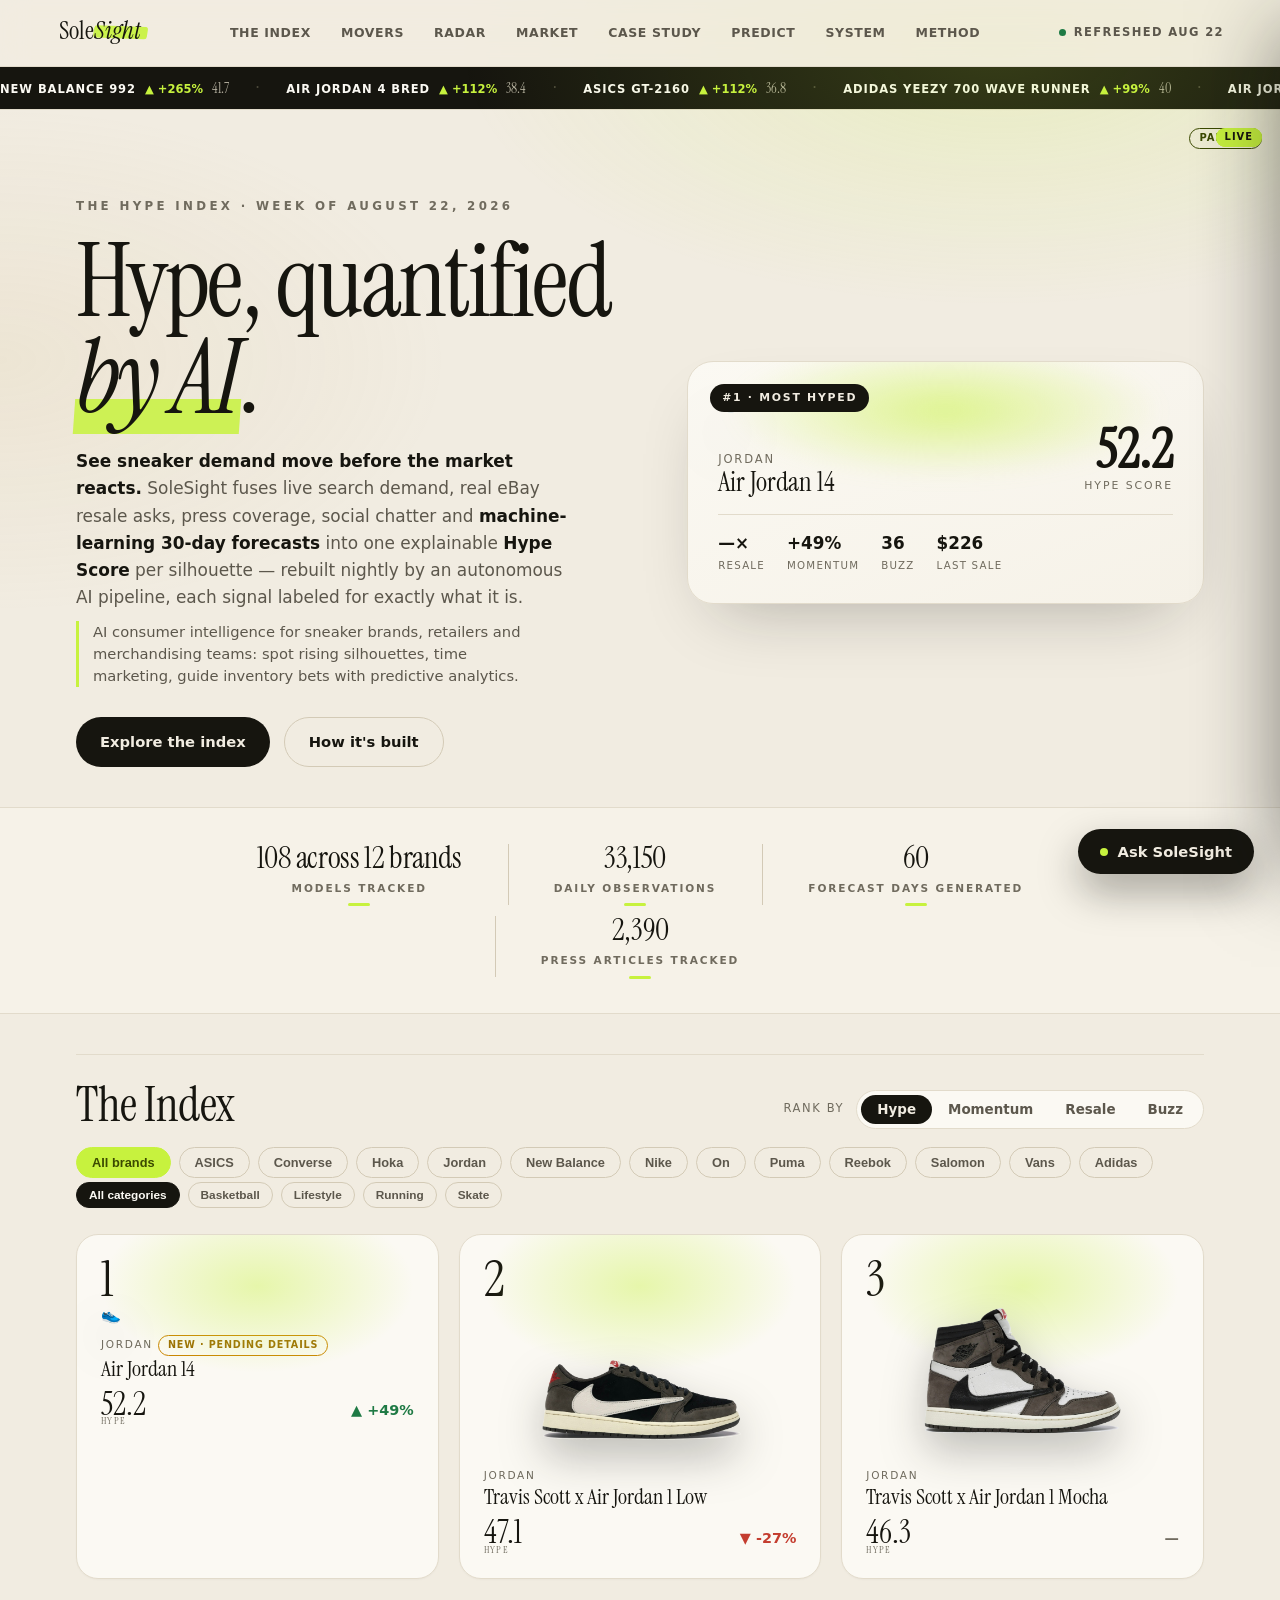
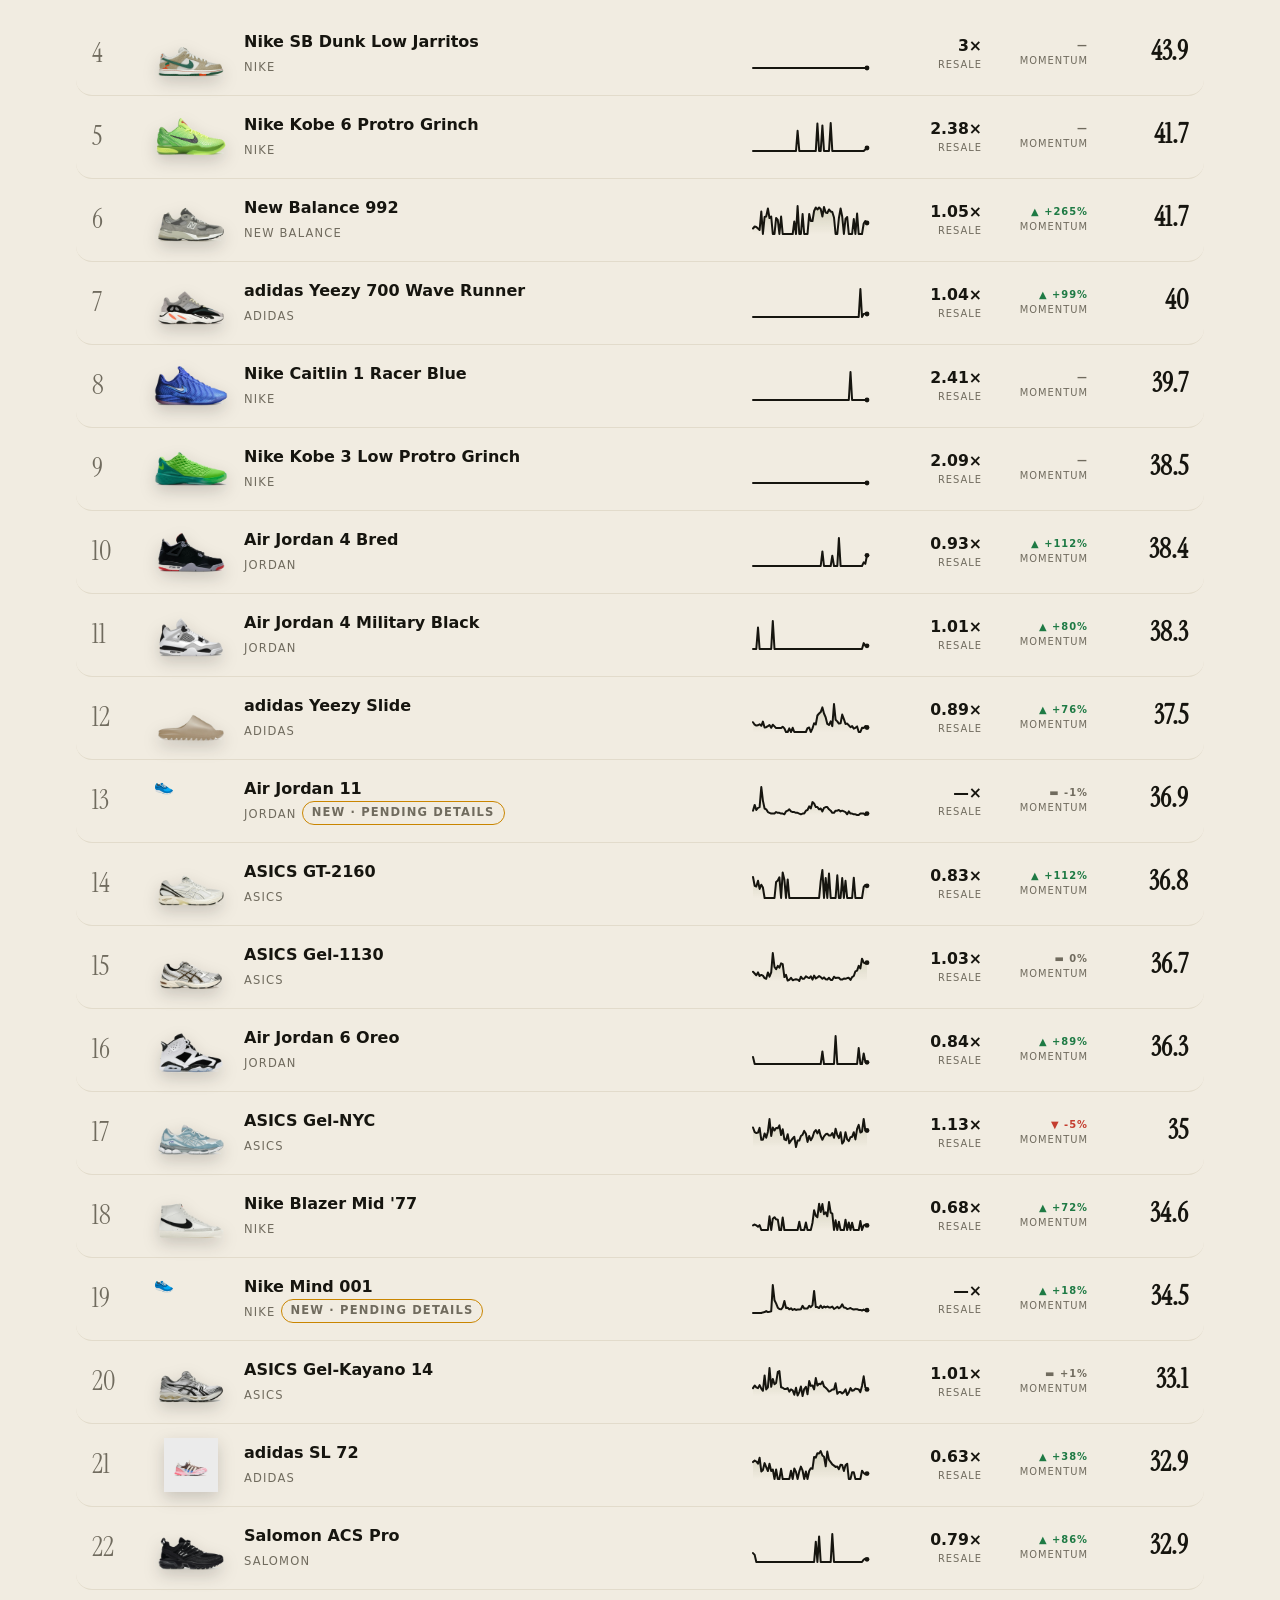
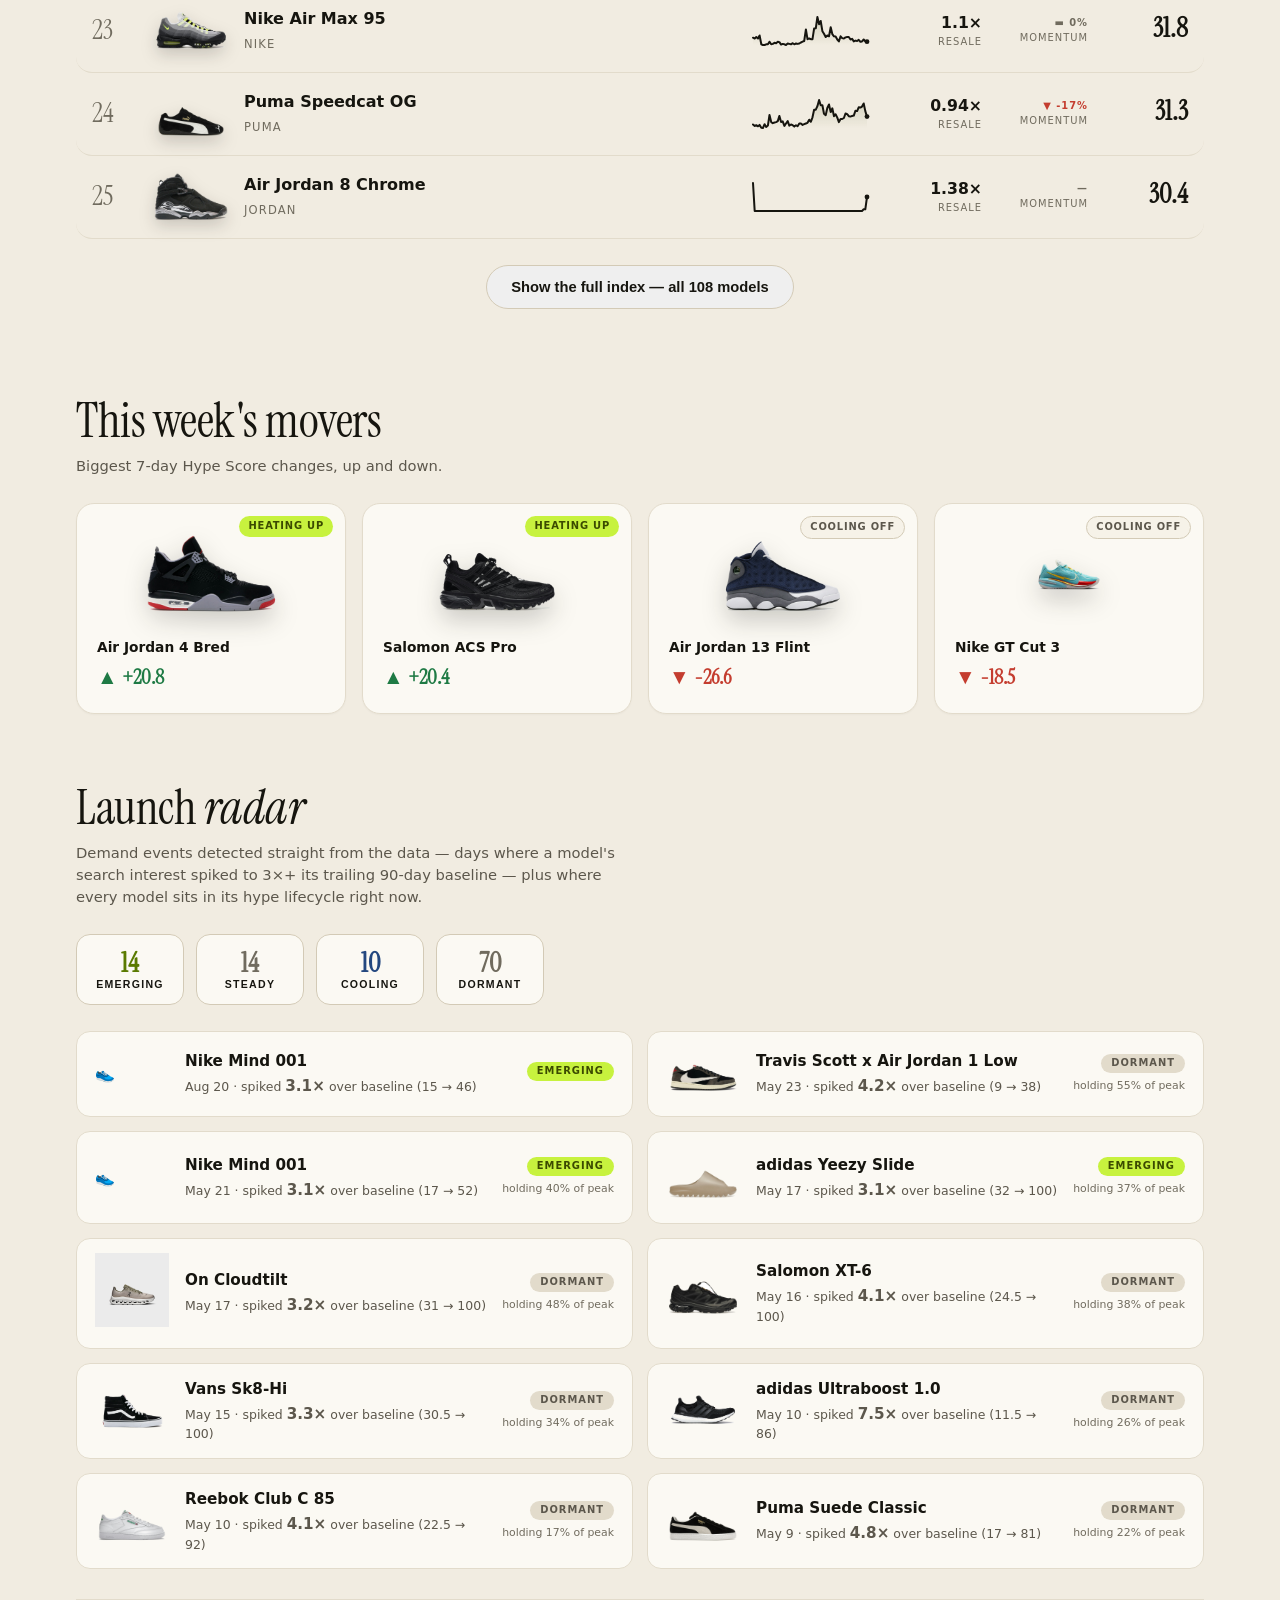
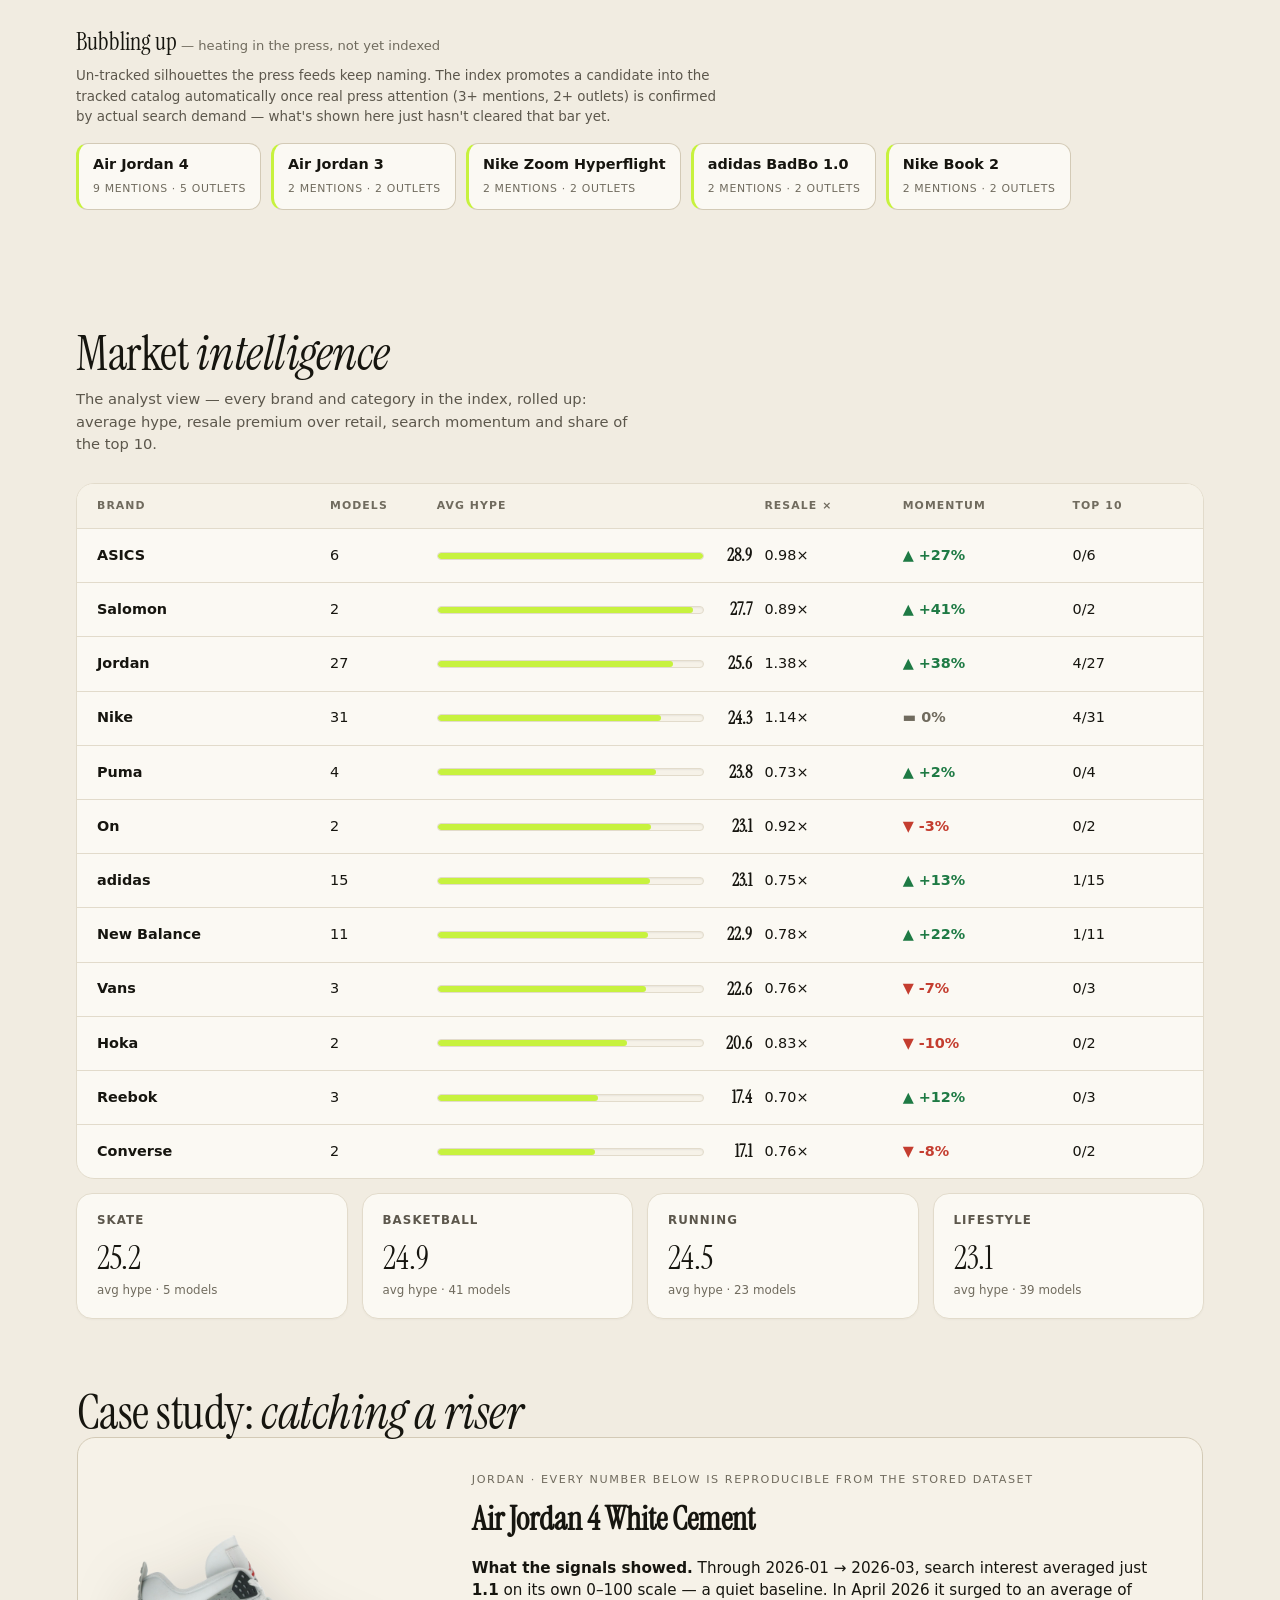
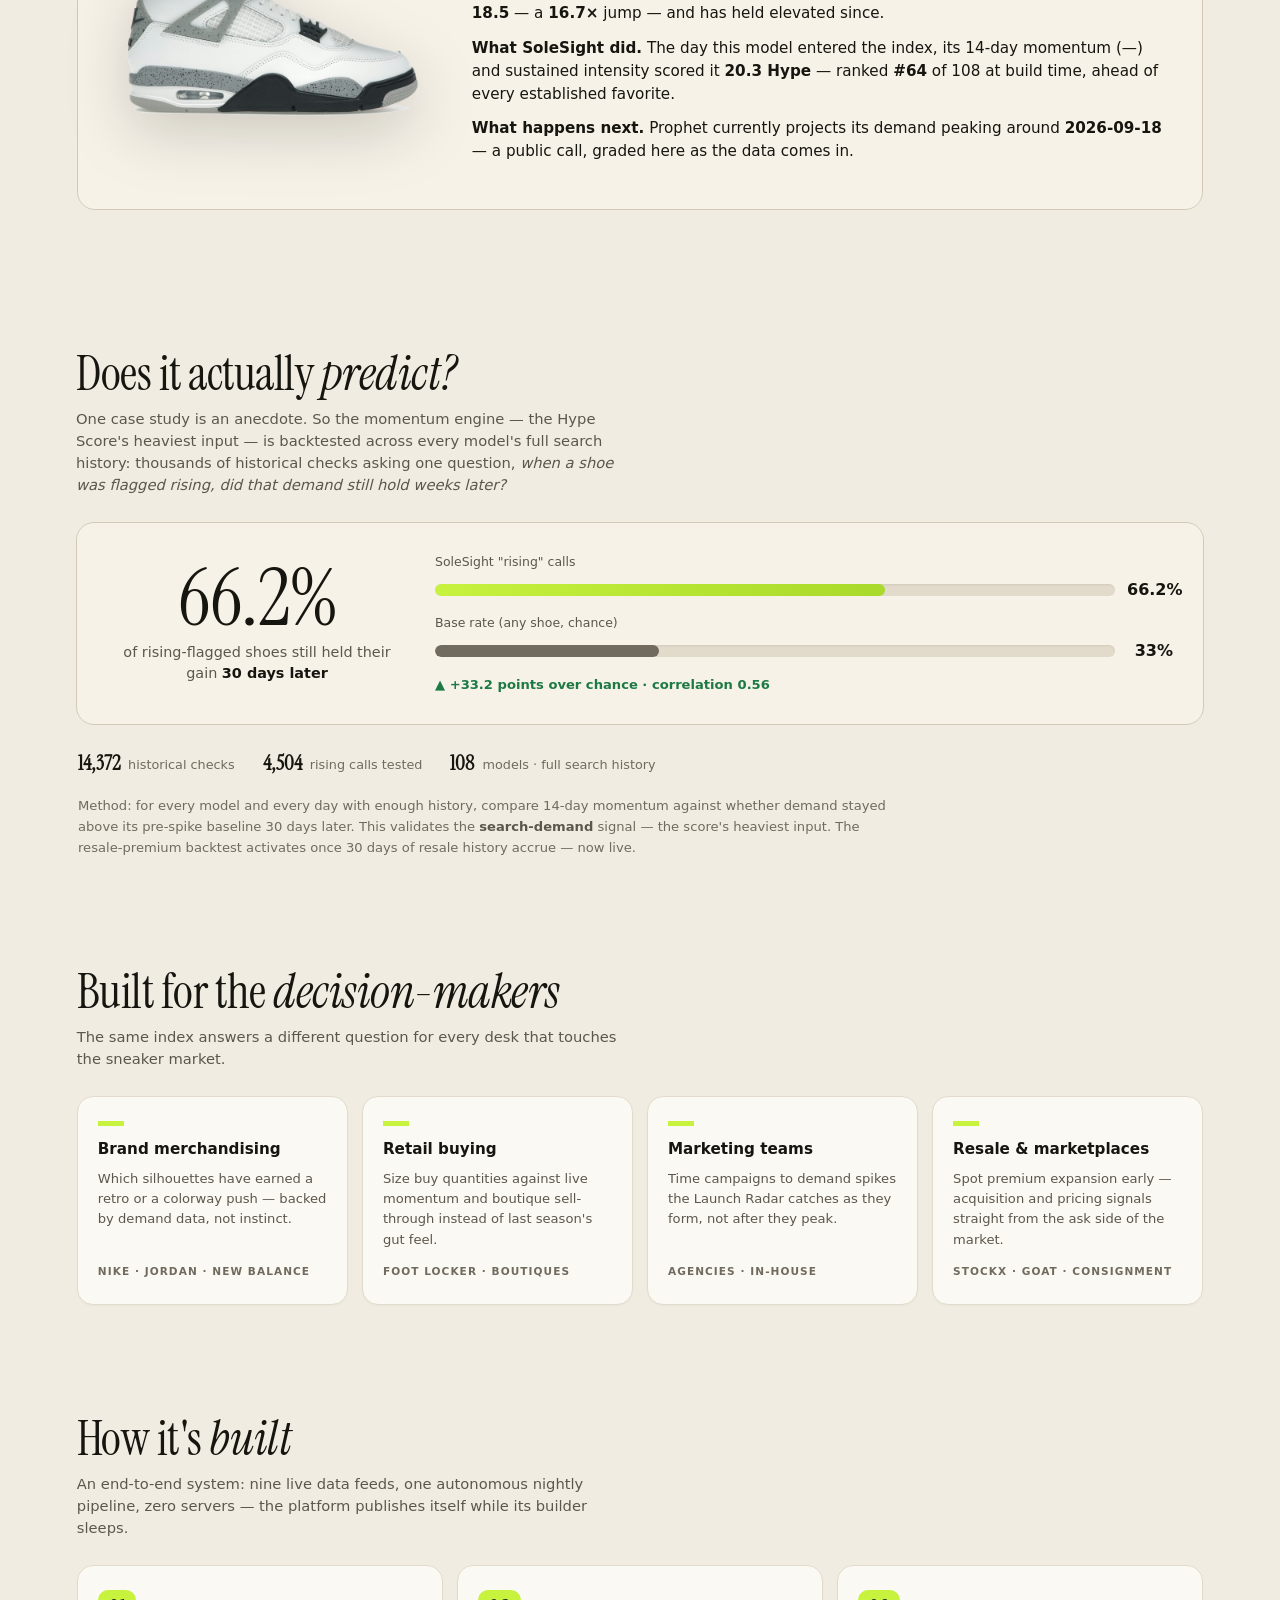
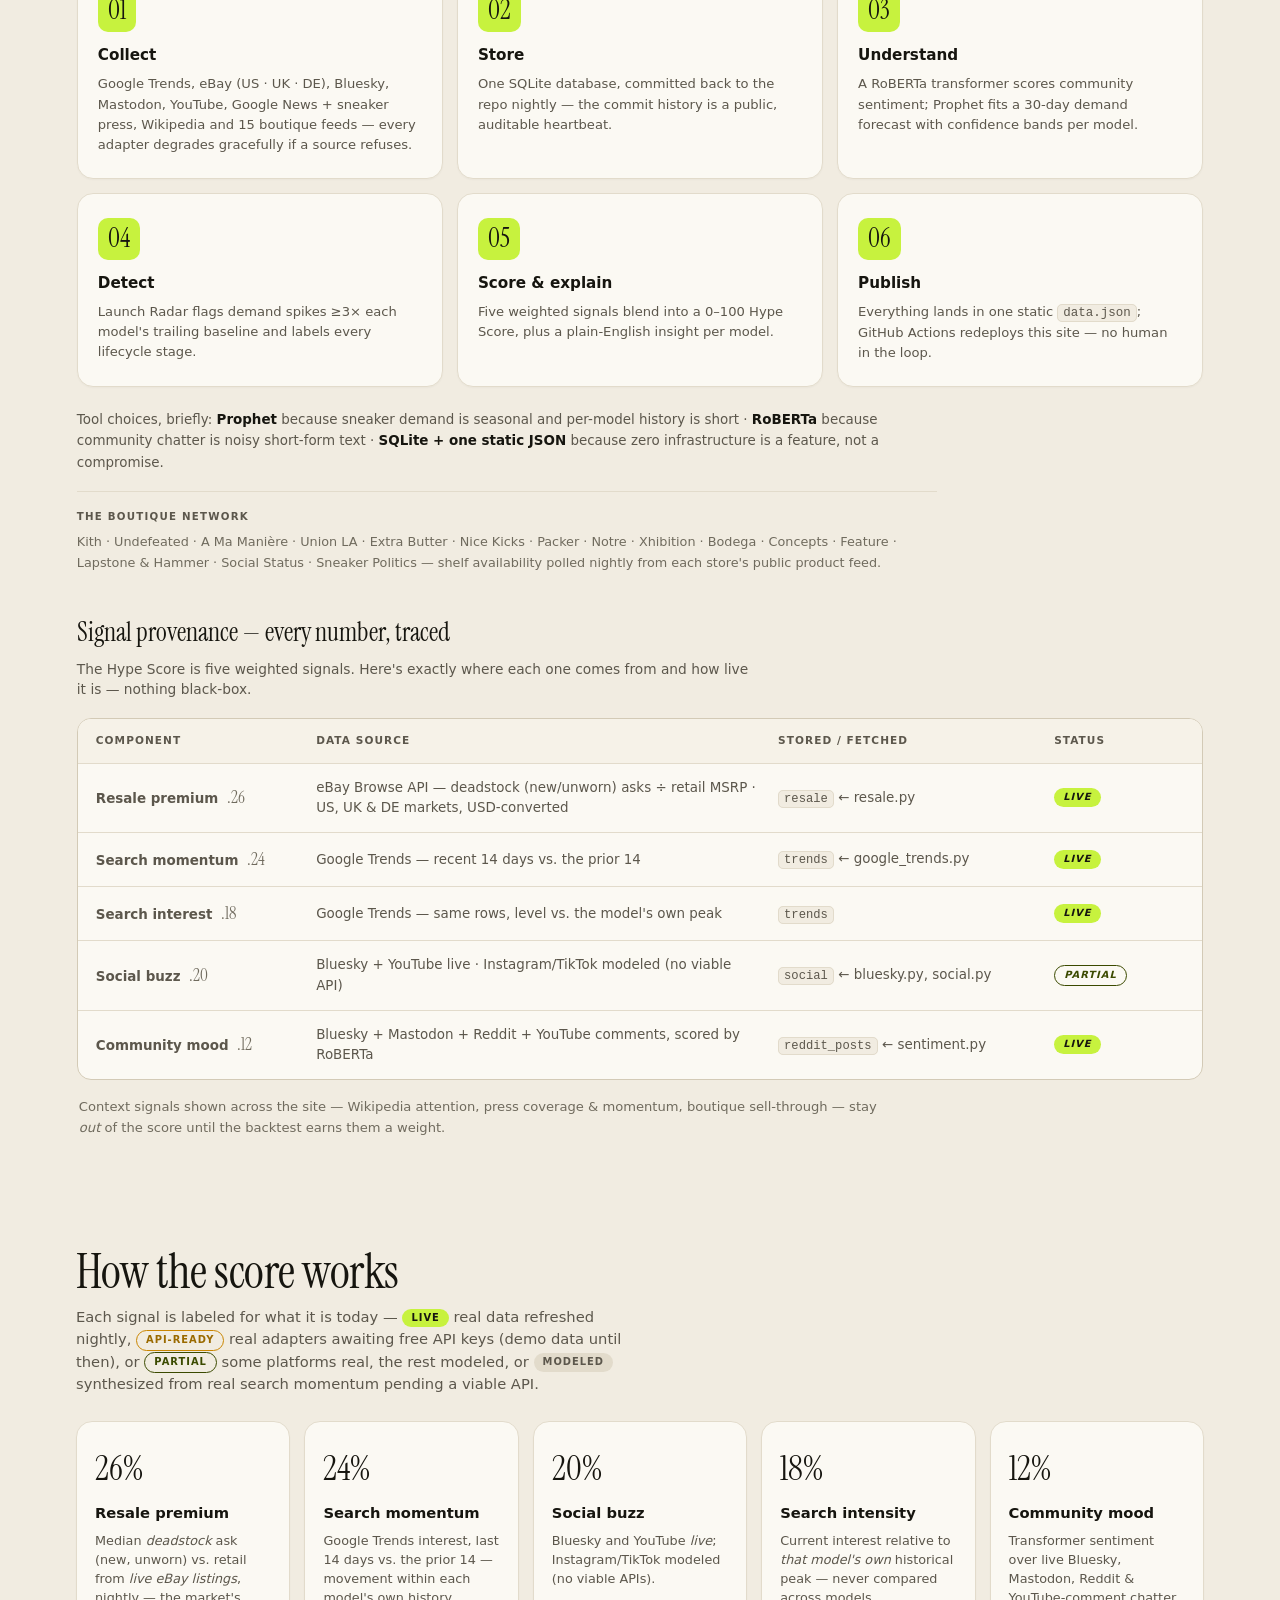
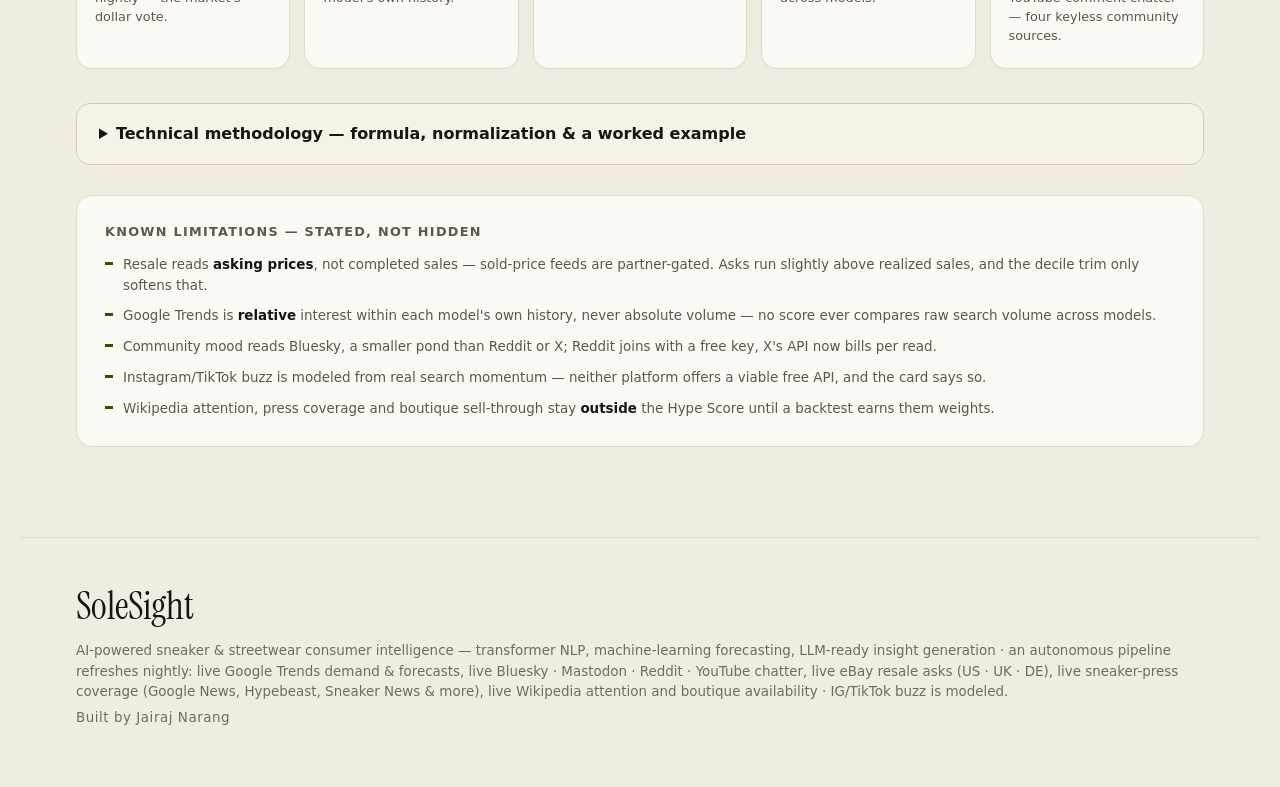
<file: web/index.html>
<!DOCTYPE html>
<html lang="en">
<head>
  <meta charset="UTF-8" />
  <meta name="viewport" content="width=device-width, initial-scale=1.0, viewport-fit=cover" />
  <title>SoleSight — The AI Hype Index for Sneakers</title>
  <meta name="description" content="AI-powered sneaker market intelligence: transformer NLP, machine-learning demand forecasting and predictive analytics, distilled into one 0–100 Hype Score per silhouette by an autonomous nightly pipeline." />
  <link rel="preconnect" href="https://fonts.googleapis.com" />
  <link rel="preconnect" href="https://fonts.gstatic.com" crossorigin />
  <link href="https://fonts.googleapis.com/css2?family=Instrument+Serif:ital@0;1&display=swap" rel="stylesheet" />
  <link href="https://api.fontshare.com/v2/css?f[]=general-sans@400,500,600,700&display=swap" rel="stylesheet" />
  <link rel="icon" type="image/png" sizes="64x64" href="favicon.png" />
  <link rel="apple-touch-icon" href="apple-touch-icon.png" />
  <meta property="og:title" content="SoleSight — The AI Hype Index for Sneakers" />
  <meta property="og:description" content="90 silhouettes, 12 brands, one 0–100 Hype Score — refreshed nightly by an autonomous AI pipeline." />
  <meta property="og:image" content="https://jairaj1111.github.io/solesight/og.png" />
  <meta property="og:url" content="https://jairaj1111.github.io/solesight/" />
  <meta name="twitter:card" content="summary_large_image" />
  <link rel="stylesheet" href="styles.css?v=28" />
</head>
<body>
  <a href="#top" class="skip-link">Skip to content</a>
  <!-- ambient grain + glow -->
  <div class="grain" aria-hidden="true"></div>

  <!-- ───────────────── nav ───────────────── -->
  <header class="nav" id="nav">
    <a class="brand" href="#top" aria-label="SoleSight">
      <svg class="brand-lockup" viewBox="10 14 286 90" xmlns="http://www.w3.org/2000/svg" role="img" aria-hidden="true">
        <path d="M 134 36 L 280 41 Q 287 41.5 285.5 51 L 282.5 70 Q 281.5 78 273.5 77.5 L 128 72.5 Q 120 72 121.5 62.5 L 125 43 Q 126.5 36 134 36 Z" fill="#C7F23E" opacity="0.92"/>
        <text x="20" y="76" font-family="Instrument Serif, Georgia, serif" font-size="76" fill="#16150F">Sole<tspan font-style="italic">Sight</tspan></text>
      </svg>
    </a>
    <nav class="nav-links">
      <a href="#index">The Index</a>
      <a href="#movers">Movers</a>
      <a href="#radar">Radar</a>
      <a href="#market">Market</a>
      <a href="#case">Case study</a>
      <a href="#predict">Predict</a>
      <a href="#system">System</a>
      <a href="#method">Method</a>
    </nav>
    <div class="nav-live"><span class="live-dot"></span> Refreshed nightly</div>
  </header>

  <!-- market ticker — top movers, stock-exchange style -->
  <div class="ticker" aria-hidden="true">
    <div class="ticker-track" id="ticker-track"></div>
  </div>

  <main id="top">
    <!-- ───────────────── hero ───────────────── -->
    <section class="hero">
      <div class="hero-copy reveal">
        <div class="eyebrow" id="hero-eyebrow">The Hype Index</div>
        <h1 class="hero-title">
          Hype, quantified<br /><em>by AI</em>.
        </h1>
        <p class="hero-sub">
          <strong>See sneaker demand move before the market reacts.</strong>
          SoleSight fuses live search demand, real eBay resale asks, press
          coverage, social chatter and <strong>machine-learning 30-day
          forecasts</strong> into one explainable <strong>Hype Score</strong>
          per silhouette — rebuilt nightly by an autonomous AI pipeline, each
          signal labeled for exactly what it is.
        </p>
        <p class="hero-aud">AI consumer intelligence for sneaker brands,
          retailers and merchandising teams: spot rising silhouettes, time
          marketing, guide inventory bets with predictive analytics.</p>
        <div class="hero-actions">
          <a href="#index" class="btn btn-solid">Explore the index</a>
          <a href="#system" class="btn btn-ghost">How it's built</a>
        </div>
      </div>

      <!-- featured #1 -->
      <aside class="hero-feature reveal" id="hero-feature">
        <!-- filled by JS -->
      </aside>
    </section>

    <!-- pipeline freshness — real numbers, rendered from data.json -->
    <section class="fresh" id="fresh-strip"></section>

    <!-- ───────────────── controls ───────────────── -->
    <section class="controls" id="index">
      <div class="controls-head">
        <h2 class="section-title">The Index</h2>
        <div class="sort">
          <span class="sort-label">Rank by</span>
          <div class="seg" id="sort-seg">
            <button data-sort="hype" class="on">Hype</button>
            <button data-sort="momentum">Momentum</button>
            <button data-sort="resale_premium">Resale</button>
            <button data-sort="buzz">Buzz</button>
          </div>
        </div>
      </div>
      <div class="chips" id="brand-chips"></div>
      <div class="chips chips-cats" id="cat-chips"></div>
    </section>

    <!-- podium (top 3) -->
    <section class="podium" id="podium"></section>

    <!-- ranked list -->
    <section class="board" id="board"></section>
    <div class="board-foot" id="board-foot"></div>

    <!-- ───────────────── movers ───────────────── -->
    <section class="movers-wrap" id="movers">
      <h2 class="section-title">This week's movers</h2>
      <p class="section-sub" id="movers-sub"></p>
      <div class="movers" id="movers-grid"></div>
    </section>

    <!-- ───────────── launch radar ───────────── -->
    <section class="radar" id="radar">
      <h2 class="section-title">Launch <em>radar</em></h2>
      <p class="section-sub">Demand events detected straight from the data — days
        where a model's search interest spiked to 3×+ its trailing 90-day
        baseline — plus where every model sits in its hype lifecycle right now.</p>
      <div class="radar-stages" id="radar-stages"></div>
      <div class="radar-events" id="radar-events"></div>
      <div class="discovery" id="discovery"><!-- filled by JS --></div>
    </section>

    <!-- ───────────── market intelligence ───────────── -->
    <section class="market" id="market">
      <h2 class="section-title">Market <em>intelligence</em></h2>
      <p class="section-sub">The analyst view — every brand and category in the
        index, rolled up: average hype, resale premium over retail, search
        momentum and share of the top&nbsp;10.</p>
      <div class="mkt-table" id="mkt-brands"></div>
      <div class="mkt-cats" id="mkt-cats"></div>
    </section>

    <!-- ───────────────── case study ───────────────── -->
    <section class="case" id="case">
      <h2 class="section-title">Case study: <em>catching a riser</em></h2>
      <div class="case-body" id="case-body"><!-- filled by JS from stored data --></div>
    </section>

    <!-- ───────────── does it predict? (backtest) ───────────── -->
    <section class="bt" id="predict">
      <h2 class="section-title">Does it actually <em>predict?</em></h2>
      <p class="section-sub">One case study is an anecdote. So the momentum
        engine — the Hype Score's heaviest input — is backtested across every
        model's full search history: thousands of historical checks asking one
        question, <em>when a shoe was flagged rising, did that demand still hold
        weeks later?</em></p>
      <div class="bt-body" id="bt-body"><!-- filled by JS from data.json --></div>
    </section>

    <!-- ───────────── who it's for ───────────── -->
    <section class="fit" id="fit">
      <h2 class="section-title">Built for the <em>decision-makers</em></h2>
      <p class="section-sub">The same index answers a different question for
        every desk that touches the sneaker market.</p>
      <div class="fit-grid">
        <div class="fit-card reveal"><h3>Brand merchandising</h3>
          <p>Which silhouettes have earned a retro or a colorway push — backed
            by demand data, not instinct.</p>
          <span class="fit-eg">Nike · Jordan · New Balance</span></div>
        <div class="fit-card reveal"><h3>Retail buying</h3>
          <p>Size buy quantities against live momentum and boutique
            sell-through instead of last season's gut feel.</p>
          <span class="fit-eg">Foot Locker · boutiques</span></div>
        <div class="fit-card reveal"><h3>Marketing teams</h3>
          <p>Time campaigns to demand spikes the Launch Radar catches as they
            form, not after they peak.</p>
          <span class="fit-eg">agencies · in-house</span></div>
        <div class="fit-card reveal"><h3>Resale &amp; marketplaces</h3>
          <p>Spot premium expansion early — acquisition and pricing signals
            straight from the ask side of the market.</p>
          <span class="fit-eg">StockX · GOAT · consignment</span></div>
      </div>
    </section>

    <!-- ───────────── system ───────────── -->
    <section class="sys" id="system">
      <h2 class="section-title">How it's <em>built</em></h2>
      <p class="section-sub">An end-to-end system: nine live data feeds, one
        autonomous nightly pipeline, zero servers — the platform publishes
        itself while its builder sleeps.</p>
      <div class="sys-flow">
        <div class="sys-step reveal"><span class="sys-n">01</span><h3>Collect</h3>
          <p>Google Trends, eBay (US · UK · DE), Bluesky, Mastodon, YouTube,
            Google News + sneaker press, Wikipedia and 15 boutique feeds —
            every adapter degrades gracefully if a source refuses.</p></div>
        <div class="sys-step reveal"><span class="sys-n">02</span><h3>Store</h3>
          <p>One SQLite database, committed back to the repo nightly — the
            commit history is a public, auditable heartbeat.</p></div>
        <div class="sys-step reveal"><span class="sys-n">03</span><h3>Understand</h3>
          <p>A RoBERTa transformer scores community sentiment; Prophet fits a
            30-day demand forecast with confidence bands per model.</p></div>
        <div class="sys-step reveal"><span class="sys-n">04</span><h3>Detect</h3>
          <p>Launch Radar flags demand spikes ≥3× each model's trailing
            baseline and labels every lifecycle stage.</p></div>
        <div class="sys-step reveal"><span class="sys-n">05</span><h3>Score &amp; explain</h3>
          <p>Five weighted signals blend into a 0–100 Hype Score, plus a
            plain-English insight per model.</p></div>
        <div class="sys-step reveal"><span class="sys-n">06</span><h3>Publish</h3>
          <p>Everything lands in one static <code>data.json</code>; GitHub
            Actions redeploys this site — no human in the loop.</p></div>
      </div>
      <p class="sys-foot">Tool choices, briefly: <b>Prophet</b> because sneaker
        demand is seasonal and per-model history is short · <b>RoBERTa</b>
        because community chatter is noisy short-form text · <b>SQLite + one
        static JSON</b> because zero infrastructure is a feature, not a
        compromise.</p>
      <p class="sys-roster"><span>The boutique network</span>
        Kith · Undefeated · A Ma Manière · Union LA · Extra Butter ·
        Nice Kicks · Packer · Notre · Xhibition · Bodega · Concepts · Feature ·
        Lapstone &amp; Hammer · Social Status · Sneaker Politics — shelf
        availability polled nightly from each store's public product feed.</p>

      <!-- signal provenance — every score input traced to its source -->
      <h3 class="prov-title">Signal provenance — every number, traced</h3>
      <p class="prov-sub">The Hype Score is five weighted signals. Here's exactly
        where each one comes from and how live it is — nothing black-box.</p>
      <div class="prov">
        <div class="prov-row prov-head">
          <span>Component</span><span>Data source</span><span>Stored / fetched</span><span>Status</span>
        </div>
        <div class="prov-row">
          <span><b>Resale premium</b> <i>.26</i></span>
          <span>eBay Browse API — deadstock (new/unworn) asks ÷ retail MSRP · US, UK &amp; DE markets, USD-converted</span>
          <span><code>resale</code> ← resale.py</span>
          <span><em class="sig-badge live">live</em></span>
        </div>
        <div class="prov-row">
          <span><b>Search momentum</b> <i>.24</i></span>
          <span>Google Trends — recent 14 days vs. the prior 14</span>
          <span><code>trends</code> ← google_trends.py</span>
          <span><em class="sig-badge live">live</em></span>
        </div>
        <div class="prov-row">
          <span><b>Search interest</b> <i>.18</i></span>
          <span>Google Trends — same rows, level vs. the model's own peak</span>
          <span><code>trends</code></span>
          <span><em class="sig-badge live">live</em></span>
        </div>
        <div class="prov-row">
          <span><b>Social buzz</b> <i>.20</i></span>
          <span>Bluesky + YouTube live · Instagram/TikTok modeled (no viable API)</span>
          <span><code>social</code> ← bluesky.py, social.py</span>
          <span><em class="sig-badge part">partial</em></span>
        </div>
        <div class="prov-row">
          <span><b>Community mood</b> <i>.12</i></span>
          <span>Bluesky + Mastodon + Reddit + YouTube comments, scored by RoBERTa</span>
          <span><code>reddit_posts</code> ← sentiment.py</span>
          <span><em class="sig-badge live">live</em></span>
        </div>
      </div>
      <p class="prov-note">Context signals shown across the site — Wikipedia
        attention, press coverage &amp; momentum, boutique sell-through — stay
        <em>out</em> of the score until the backtest earns them a weight.</p>
    </section>

    <!-- ───────────────── method ───────────────── -->
    <section class="method" id="method">
      <h2 class="section-title">How the score works</h2>
      <p class="section-sub">Each signal is labeled for what it is today —
        <span class="sig-badge live">live</span> real data refreshed nightly,
        <span class="sig-badge api">api-ready</span> real adapters awaiting free
        API keys (demo data until then), or
        <span class="sig-badge part">partial</span> some platforms real, the rest
        modeled, or
        <span class="sig-badge modeled">modeled</span> synthesized from real
        search momentum pending a viable API.</p>
      <div class="method-grid">
        <div class="method-card reveal"><span class="mc-w">26%</span><span class="sig-badge live">live</span><h3>Resale premium</h3><p>Median <em>deadstock</em> ask (new, unworn) vs. retail from <em>live eBay listings</em>, nightly — the market's dollar vote.</p></div>
        <div class="method-card reveal"><span class="mc-w">24%</span><span class="sig-badge live">live</span><h3>Search momentum</h3><p>Google Trends interest, last 14 days vs. the prior 14 — movement within each model's own history.</p></div>
        <div class="method-card reveal"><span class="mc-w">20%</span><span class="sig-badge part">partial</span><h3>Social buzz</h3><p>Bluesky and YouTube <em>live</em>; Instagram/TikTok modeled (no viable APIs).</p></div>
        <div class="method-card reveal"><span class="mc-w">18%</span><span class="sig-badge live">live</span><h3>Search intensity</h3><p>Current interest relative to <em>that model's own</em> historical peak — never compared across models.</p></div>
        <div class="method-card reveal"><span class="mc-w">12%</span><span class="sig-badge live">live</span><h3>Community mood</h3><p>Transformer sentiment over live Bluesky, Mastodon, Reddit &amp; YouTube-comment chatter — four keyless community sources.</p></div>
      </div>

      <details class="tech-method reveal">
        <summary>Technical methodology — formula, normalization &amp; a worked example</summary>
        <div class="tm-grid">
          <div class="tm-col">
            <h4>The formula</h4>
            <pre>score = Σ(wᵢ · vᵢ) / Σ(wᵢ)   over available signals</pre>
            <p>Every component maps onto 0–100 before weighting:</p>
            <ul>
              <li><b>Search intensity</b> — Google's 0–100 index, 14-day mean. Relative to each model's own peak, so it measures <em>how hot the model is vs. itself</em>, not raw volume across models.</li>
              <li><b>Search momentum</b> — recent 14d vs. prior 14d percent change, mapped as <code>50 + Δ% × 0.8</code>, clamped to [0, 100]. Saturates at roughly ±62%.</li>
              <li><b>Resale premium</b> — median price ÷ retail MSRP, mapped linearly from 0.8× (→ 0) to 2.6× (→ 100). The clamp caps extreme listings; prices are decile-trimmed before the median to drop fakes and typo listings. A model with no known retail price contributes nothing (see missing signals).</li>
              <li><b>Social buzz</b> — daily cross-platform engagement, normalized 0–100 to the model's own peak (same convention as Trends).</li>
              <li><b>Community mood</b> — per-post transformer sentiment <code>P(pos) − P(neg)</code> ∈ [−1, 1], averaged over all scored posts, mapped to 0–100.</li>
            </ul>
            <p><b>Missing signals:</b> weights renormalize over whatever is present —
            a model missing resale data is scored fairly on the rest, never
            implicitly zeroed. <b>Update cadence:</b> search &amp; forecasts nightly
            (stalest-first); other signals refresh whenever their source runs.
            <b>Baseline window:</b> each model carries ~269 days of daily history.</p>
          </div>
          <div class="tm-col">
            <h4>Worked example — today's #1</h4>
            <div id="worked-example"><!-- filled by JS with live numbers --></div>
          </div>
        </div>
      </details>

      <div class="limits reveal">
        <h4>Known limitations — stated, not hidden</h4>
        <ul>
          <li>Resale reads <b>asking prices</b>, not completed sales — sold-price
            feeds are partner-gated. Asks run slightly above realized sales, and
            the decile trim only softens that.</li>
          <li>Google Trends is <b>relative</b> interest within each model's own
            history, never absolute volume — no score ever compares raw search
            volume across models.</li>
          <li>Community mood reads Bluesky, a smaller pond than Reddit or X;
            Reddit joins with a free key, X's API now bills per read.</li>
          <li>Instagram/TikTok buzz is modeled from real search momentum —
            neither platform offers a viable free API, and the card says so.</li>
          <li>Wikipedia attention, press coverage and boutique sell-through stay
            <b>outside</b> the Hype Score until a backtest earns them weights.</li>
        </ul>
      </div>
    </section>
  </main>

  <footer class="footer">
    <div class="footer-word">SoleSight</div>
    <p>AI-powered sneaker &amp; streetwear consumer intelligence — transformer
      NLP, machine-learning forecasting, LLM-ready insight generation · an
      autonomous pipeline refreshes nightly: live Google&nbsp;Trends demand &amp;
      forecasts, live Bluesky · Mastodon · Reddit · YouTube chatter, live eBay
      resale asks (US · UK · DE), live sneaker-press coverage (Google News,
      Hypebeast, Sneaker News &amp; more), live Wikipedia attention and boutique
      availability · IG/TikTok buzz is modeled.</p>
    <p class="footer-credit">Built by Jairaj Narang</p>
  </footer>

  <!-- ───────────────── detail overlay ───────────────── -->
  <div class="sheet-backdrop" id="sheet-backdrop"></div>
  <aside class="sheet" id="sheet" aria-hidden="true" role="dialog" aria-modal="true"
    aria-labelledby="sheet-title" tabindex="-1"></aside>

  <script src="app.js?v=33"></script>
  <script src="ask.js?v=2"></script>
</body>
</html>
</file>
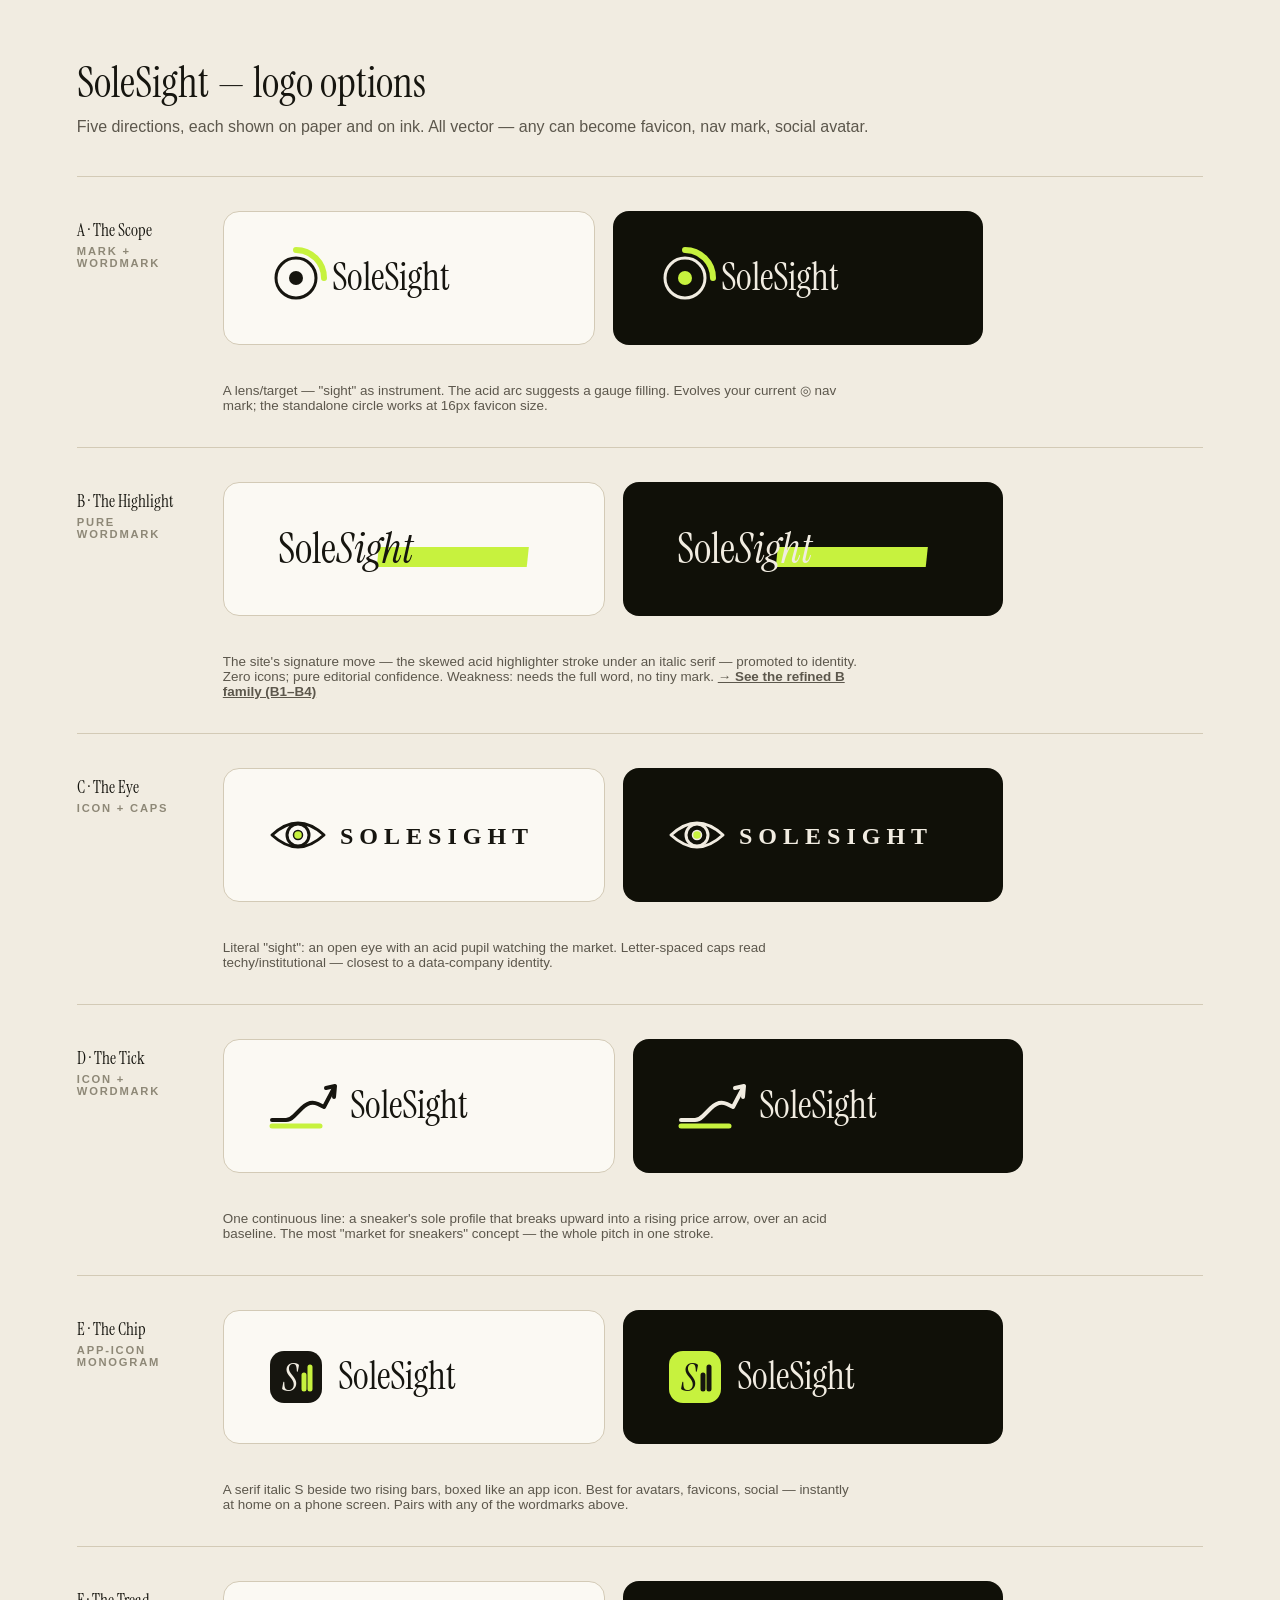
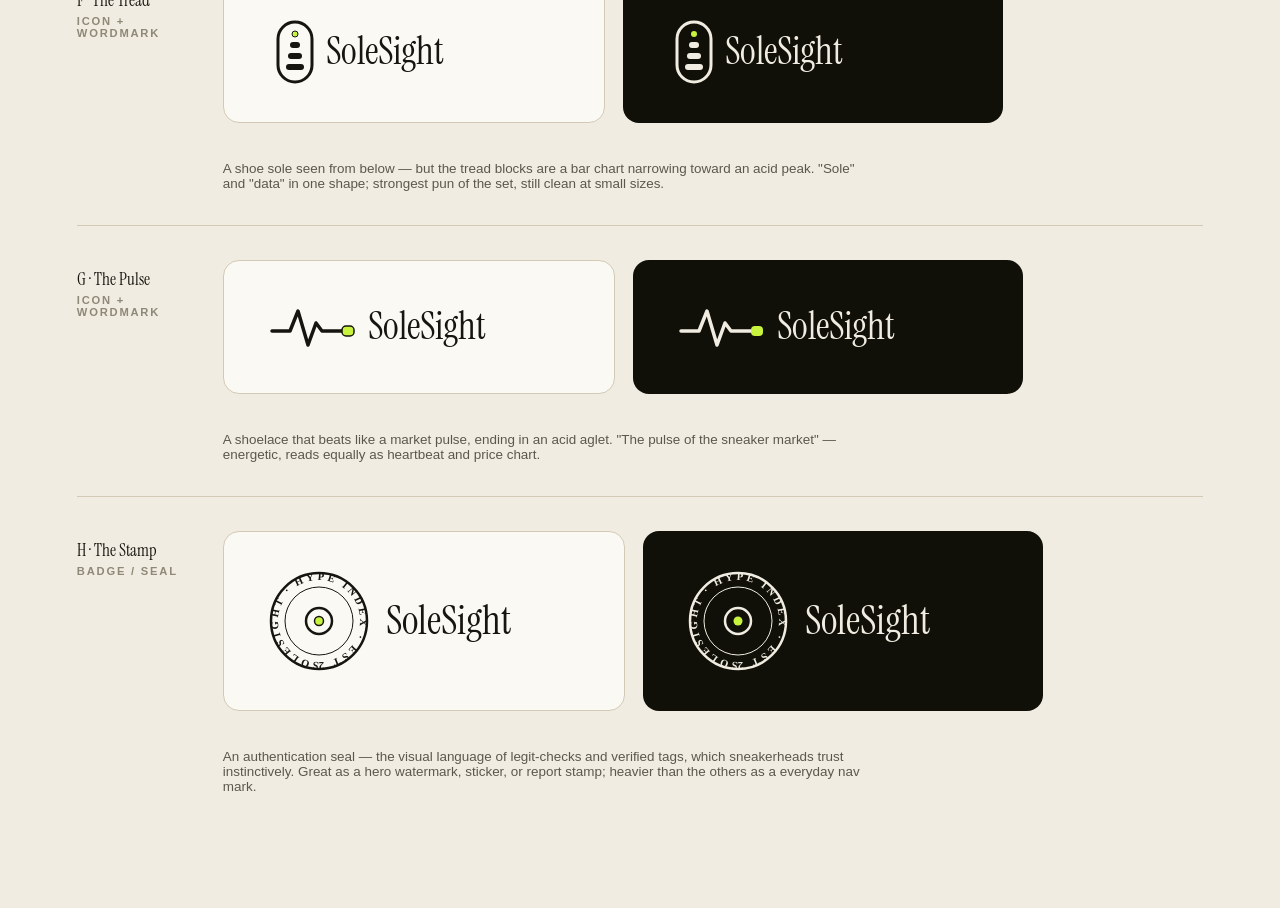
<file: web/branding/index.html>
<!DOCTYPE html>
<html lang="en">
<head>
<meta charset="UTF-8" />
<meta name="viewport" content="width=device-width, initial-scale=1.0" />
<title>SoleSight — logo options</title>
<link href="https://fonts.googleapis.com/css2?family=Instrument+Serif:ital@0;1&display=swap" rel="stylesheet" />
<link href="https://api.fontshare.com/v2/css?f[]=general-sans@400,500,600,700&display=swap" rel="stylesheet" />
<style>
  :root { --canvas:#F1ECE1; --paper:#FBF9F3; --ink:#16150F; --ink2:#5C574C;
          --ink3:#8E8877; --line:#D3CAB6; --acid:#C7F23E; }
  * { box-sizing: border-box; margin: 0; }
  body { background: var(--canvas); font-family: 'General Sans', sans-serif;
         color: var(--ink); padding: 56px 6vw 80px; }
  h1 { font-family: 'Instrument Serif', serif; font-weight: 400; font-size: 2.6rem; }
  .sub { color: var(--ink2); margin: 8px 0 40px; }
  .opt { display: grid; grid-template-columns: 120px 1fr; gap: 26px;
         align-items: start; padding: 34px 0; border-top: 1px solid var(--line); }
  .opt-tag { font-size: .7rem; font-weight: 700; letter-spacing: .16em;
             text-transform: uppercase; color: var(--ink3); padding-top: 8px; }
  .opt-tag b { display:block; font-size: 1.05rem; color: var(--ink);
               letter-spacing: 0; text-transform: none; margin-bottom: 4px;
               font-family: 'Instrument Serif', serif; font-weight: 400; }
  .swatches { display: flex; flex-wrap: wrap; gap: 18px; }
  .sw { border-radius: 16px; padding: 34px 40px; display: flex;
        align-items: center; justify-content: center; min-width: 300px; }
  .sw.light { background: var(--paper); border: 1px solid var(--line); }
  .sw.dark  { background: #101008; }
  .note { grid-column: 2; font-size: .84rem; color: var(--ink2); margin-top: 12px; max-width: 640px; }
</style>
</head>
<body>
  <h1>SoleSight — logo options</h1>
  <p class="sub">Five directions, each shown on paper and on ink. All vector — any can become favicon, nav mark, social avatar.</p>

  <!-- A · The Scope -->
  <div class="opt">
    <div class="opt-tag"><b>A · The Scope</b>mark + wordmark</div>
    <div class="swatches">
      <div class="sw light">
        <svg width="290" height="64" viewBox="0 0 290 64" xmlns="http://www.w3.org/2000/svg">
          <circle cx="32" cy="32" r="20" fill="none" stroke="#16150F" stroke-width="3"/>
          <circle cx="32" cy="32" r="7" fill="#16150F"/>
          <path d="M 32 4 A 28 28 0 0 1 60 32" fill="none" stroke="#C7F23E" stroke-width="6" stroke-linecap="round"/>
          <text x="68" y="44" font-family="Instrument Serif" font-size="38" fill="#16150F">SoleSight</text>
        </svg>
      </div>
      <div class="sw dark">
        <svg width="290" height="64" viewBox="0 0 290 64" xmlns="http://www.w3.org/2000/svg">
          <circle cx="32" cy="32" r="20" fill="none" stroke="#F1ECE1" stroke-width="3"/>
          <circle cx="32" cy="32" r="7" fill="#C7F23E"/>
          <path d="M 32 4 A 28 28 0 0 1 60 32" fill="none" stroke="#C7F23E" stroke-width="6" stroke-linecap="round"/>
          <text x="68" y="44" font-family="Instrument Serif" font-size="38" fill="#F1ECE1">SoleSight</text>
        </svg>
      </div>
    </div>
    <p class="note">A lens/target — "sight" as instrument. The acid arc suggests a gauge filling. Evolves your current ◎ nav mark; the standalone circle works at 16px favicon size.</p>
  </div>

  <!-- B · The Highlight -->
  <div class="opt">
    <div class="opt-tag"><b>B · The Highlight</b>pure wordmark</div>
    <div class="swatches">
      <div class="sw light">
        <svg width="300" height="64" viewBox="0 0 300 64" xmlns="http://www.w3.org/2000/svg">
          <rect x="118" y="30" width="150" height="20" fill="#C7F23E" transform="skewX(-6)"/>
          <text x="14" y="46" font-family="Instrument Serif" font-size="42" fill="#16150F">Sole<tspan font-style="italic">Sight</tspan></text>
        </svg>
      </div>
      <div class="sw dark">
        <svg width="300" height="64" viewBox="0 0 300 64" xmlns="http://www.w3.org/2000/svg">
          <rect x="118" y="30" width="150" height="20" fill="#C7F23E" transform="skewX(-6)"/>
          <text x="14" y="46" font-family="Instrument Serif" font-size="42" fill="#F1ECE1">Sole<tspan font-style="italic" fill="#F1ECE1">Sight</tspan></text>
        </svg>
      </div>
    </div>
    <p class="note">The site's signature move — the skewed acid highlighter stroke under an italic serif — promoted to identity. Zero icons; pure editorial confidence. Weakness: needs the full word, no tiny mark. <b><a href="b.html" style="color:inherit; text-decoration:underline">→ See the refined B family (B1–B4)</a></b></p>
  </div>

  <!-- C · The Eye -->
  <div class="opt">
    <div class="opt-tag"><b>C · The Eye</b>icon + caps</div>
    <div class="swatches">
      <div class="sw light">
        <svg width="300" height="64" viewBox="0 0 300 64" xmlns="http://www.w3.org/2000/svg">
          <path d="M 8 32 Q 34 8 60 32 Q 34 56 8 32 Z" fill="none" stroke="#16150F" stroke-width="3" stroke-linejoin="round"/>
          <circle cx="34" cy="32" r="11" fill="none" stroke="#16150F" stroke-width="3"/>
          <circle cx="34" cy="32" r="4.5" fill="#C7F23E" stroke="#16150F" stroke-width="1.5"/>
          <text x="76" y="41" font-family="General Sans" font-weight="600" font-size="24" letter-spacing="6" fill="#16150F">SOLESIGHT</text>
        </svg>
      </div>
      <div class="sw dark">
        <svg width="300" height="64" viewBox="0 0 300 64" xmlns="http://www.w3.org/2000/svg">
          <path d="M 8 32 Q 34 8 60 32 Q 34 56 8 32 Z" fill="none" stroke="#F1ECE1" stroke-width="3" stroke-linejoin="round"/>
          <circle cx="34" cy="32" r="11" fill="none" stroke="#F1ECE1" stroke-width="3"/>
          <circle cx="34" cy="32" r="4.5" fill="#C7F23E" stroke="#F1ECE1" stroke-width="1.5"/>
          <text x="76" y="41" font-family="General Sans" font-weight="600" font-size="24" letter-spacing="6" fill="#F1ECE1">SOLESIGHT</text>
        </svg>
      </div>
    </div>
    <p class="note">Literal "sight": an open eye with an acid pupil watching the market. Letter-spaced caps read techy/institutional — closest to a data-company identity.</p>
  </div>

  <!-- D · The Tick -->
  <div class="opt">
    <div class="opt-tag"><b>D · The Tick</b>icon + wordmark</div>
    <div class="swatches">
      <div class="sw light">
        <svg width="310" height="64" viewBox="0 0 310 64" xmlns="http://www.w3.org/2000/svg">
          <path d="M 8 46 L 22 46 Q 26 46 30 42 L 38 34 Q 46 26 54 30 L 60 33 L 70 14"
                fill="none" stroke="#16150F" stroke-width="4" stroke-linecap="round" stroke-linejoin="round"/>
          <path d="M 62 14 L 71 12 L 70 23" fill="none" stroke="#16150F" stroke-width="4" stroke-linecap="round" stroke-linejoin="round"/>
          <path d="M 8 52 L 56 52" stroke="#C7F23E" stroke-width="5" stroke-linecap="round"/>
          <text x="86" y="44" font-family="Instrument Serif" font-size="38" fill="#16150F">SoleSight</text>
        </svg>
      </div>
      <div class="sw dark">
        <svg width="310" height="64" viewBox="0 0 310 64" xmlns="http://www.w3.org/2000/svg">
          <path d="M 8 46 L 22 46 Q 26 46 30 42 L 38 34 Q 46 26 54 30 L 60 33 L 70 14"
                fill="none" stroke="#F1ECE1" stroke-width="4" stroke-linecap="round" stroke-linejoin="round"/>
          <path d="M 62 14 L 71 12 L 70 23" fill="none" stroke="#F1ECE1" stroke-width="4" stroke-linecap="round" stroke-linejoin="round"/>
          <path d="M 8 52 L 56 52" stroke="#C7F23E" stroke-width="5" stroke-linecap="round"/>
          <text x="86" y="44" font-family="Instrument Serif" font-size="38" fill="#F1ECE1">SoleSight</text>
        </svg>
      </div>
    </div>
    <p class="note">One continuous line: a sneaker's sole profile that breaks upward into a rising price arrow, over an acid baseline. The most "market for sneakers" concept — the whole pitch in one stroke.</p>
  </div>

  <!-- E · The Chip -->
  <div class="opt">
    <div class="opt-tag"><b>E · The Chip</b>app-icon monogram</div>
    <div class="swatches">
      <div class="sw light">
        <svg width="300" height="64" viewBox="0 0 300 64" xmlns="http://www.w3.org/2000/svg">
          <rect x="6" y="6" width="52" height="52" rx="14" fill="#16150F"/>
          <text x="18" y="46" font-family="Instrument Serif" font-style="italic" font-size="38" fill="#F1ECE1">S</text>
          <path d="M 40 44 L 40 30 M 46 44 L 46 22" stroke="#C7F23E" stroke-width="5" stroke-linecap="round"/>
          <text x="74" y="44" font-family="Instrument Serif" font-size="38" fill="#16150F">SoleSight</text>
        </svg>
      </div>
      <div class="sw dark">
        <svg width="300" height="64" viewBox="0 0 300 64" xmlns="http://www.w3.org/2000/svg">
          <rect x="6" y="6" width="52" height="52" rx="14" fill="#C7F23E"/>
          <text x="18" y="46" font-family="Instrument Serif" font-style="italic" font-size="38" fill="#16150F">S</text>
          <path d="M 40 44 L 40 30 M 46 44 L 46 22" stroke="#16150F" stroke-width="5" stroke-linecap="round"/>
          <text x="74" y="44" font-family="Instrument Serif" font-size="38" fill="#F1ECE1">SoleSight</text>
        </svg>
      </div>
    </div>
    <p class="note">A serif italic S beside two rising bars, boxed like an app icon. Best for avatars, favicons, social — instantly at home on a phone screen. Pairs with any of the wordmarks above.</p>
  </div>

  <!-- F · The Tread -->
  <div class="opt">
    <div class="opt-tag"><b>F · The Tread</b>icon + wordmark</div>
    <div class="swatches">
      <div class="sw light">
        <svg width="300" height="72" viewBox="0 0 300 72" xmlns="http://www.w3.org/2000/svg">
          <rect x="14" y="6" width="34" height="60" rx="17" fill="none" stroke="#16150F" stroke-width="3"/>
          <rect x="22" y="48" width="18" height="6" rx="3" fill="#16150F"/>
          <rect x="24" y="37" width="14" height="6" rx="3" fill="#16150F"/>
          <rect x="26" y="26" width="10" height="6" rx="3" fill="#16150F"/>
          <rect x="28" y="15" width="6"  height="6" rx="3" fill="#C7F23E" stroke="#16150F" stroke-width="1"/>
          <text x="62" y="48" font-family="Instrument Serif" font-size="38" fill="#16150F">SoleSight</text>
        </svg>
      </div>
      <div class="sw dark">
        <svg width="300" height="72" viewBox="0 0 300 72" xmlns="http://www.w3.org/2000/svg">
          <rect x="14" y="6" width="34" height="60" rx="17" fill="none" stroke="#F1ECE1" stroke-width="3"/>
          <rect x="22" y="48" width="18" height="6" rx="3" fill="#F1ECE1"/>
          <rect x="24" y="37" width="14" height="6" rx="3" fill="#F1ECE1"/>
          <rect x="26" y="26" width="10" height="6" rx="3" fill="#F1ECE1"/>
          <rect x="28" y="15" width="6"  height="6" rx="3" fill="#C7F23E"/>
          <text x="62" y="48" font-family="Instrument Serif" font-size="38" fill="#F1ECE1">SoleSight</text>
        </svg>
      </div>
    </div>
    <p class="note">A shoe sole seen from below — but the tread blocks are a bar chart narrowing toward an acid peak. "Sole" and "data" in one shape; strongest pun of the set, still clean at small sizes.</p>
  </div>

  <!-- G · The Pulse -->
  <div class="opt">
    <div class="opt-tag"><b>G · The Pulse</b>icon + wordmark</div>
    <div class="swatches">
      <div class="sw light">
        <svg width="310" height="64" viewBox="0 0 310 64" xmlns="http://www.w3.org/2000/svg">
          <path d="M 8 36 L 26 36 L 34 16 L 44 50 L 52 28 L 58 36 L 78 36"
                fill="none" stroke="#16150F" stroke-width="3.5" stroke-linecap="round" stroke-linejoin="round"/>
          <rect x="78" y="31" width="12" height="10" rx="4" fill="#C7F23E" stroke="#16150F" stroke-width="1.5"/>
          <text x="104" y="44" font-family="Instrument Serif" font-size="38" fill="#16150F">SoleSight</text>
        </svg>
      </div>
      <div class="sw dark">
        <svg width="310" height="64" viewBox="0 0 310 64" xmlns="http://www.w3.org/2000/svg">
          <path d="M 8 36 L 26 36 L 34 16 L 44 50 L 52 28 L 58 36 L 78 36"
                fill="none" stroke="#F1ECE1" stroke-width="3.5" stroke-linecap="round" stroke-linejoin="round"/>
          <rect x="78" y="31" width="12" height="10" rx="4" fill="#C7F23E"/>
          <text x="104" y="44" font-family="Instrument Serif" font-size="38" fill="#F1ECE1">SoleSight</text>
        </svg>
      </div>
    </div>
    <p class="note">A shoelace that beats like a market pulse, ending in an acid aglet. "The pulse of the sneaker market" — energetic, reads equally as heartbeat and price chart.</p>
  </div>

  <!-- H · The Stamp -->
  <div class="opt">
    <div class="opt-tag"><b>H · The Stamp</b>badge / seal</div>
    <div class="swatches">
      <div class="sw light">
        <svg width="320" height="110" viewBox="0 0 320 110" xmlns="http://www.w3.org/2000/svg">
          <defs><path id="circA" d="M 55 96 A 41 41 0 1 1 55.01 96"/></defs>
          <circle cx="55" cy="55" r="48" fill="none" stroke="#16150F" stroke-width="2.5"/>
          <circle cx="55" cy="55" r="34" fill="none" stroke="#16150F" stroke-width="1"/>
          <text font-family="General Sans" font-weight="700" font-size="10.5" letter-spacing="3" fill="#16150F">
            <textPath href="#circA">SOLESIGHT · HYPE INDEX · EST 2026 ·</textPath></text>
          <circle cx="55" cy="55" r="13" fill="none" stroke="#16150F" stroke-width="2.5"/>
          <circle cx="55" cy="55" r="4.5" fill="#C7F23E" stroke="#16150F" stroke-width="1.5"/>
          <text x="122" y="68" font-family="Instrument Serif" font-size="40" fill="#16150F">SoleSight</text>
        </svg>
      </div>
      <div class="sw dark">
        <svg width="320" height="110" viewBox="0 0 320 110" xmlns="http://www.w3.org/2000/svg">
          <defs><path id="circB" d="M 55 96 A 41 41 0 1 1 55.01 96"/></defs>
          <circle cx="55" cy="55" r="48" fill="none" stroke="#F1ECE1" stroke-width="2.5"/>
          <circle cx="55" cy="55" r="34" fill="none" stroke="#F1ECE1" stroke-width="1"/>
          <text font-family="General Sans" font-weight="700" font-size="10.5" letter-spacing="3" fill="#F1ECE1">
            <textPath href="#circB">SOLESIGHT · HYPE INDEX · EST 2026 ·</textPath></text>
          <circle cx="55" cy="55" r="13" fill="none" stroke="#F1ECE1" stroke-width="2.5"/>
          <circle cx="55" cy="55" r="4.5" fill="#C7F23E"/>
          <text x="122" y="68" font-family="Instrument Serif" font-size="40" fill="#F1ECE1">SoleSight</text>
        </svg>
      </div>
    </div>
    <p class="note">An authentication seal — the visual language of legit-checks and verified tags, which sneakerheads trust instinctively. Great as a hero watermark, sticker, or report stamp; heavier than the others as a everyday nav mark.</p>
  </div>
</body>
</html>
</file>
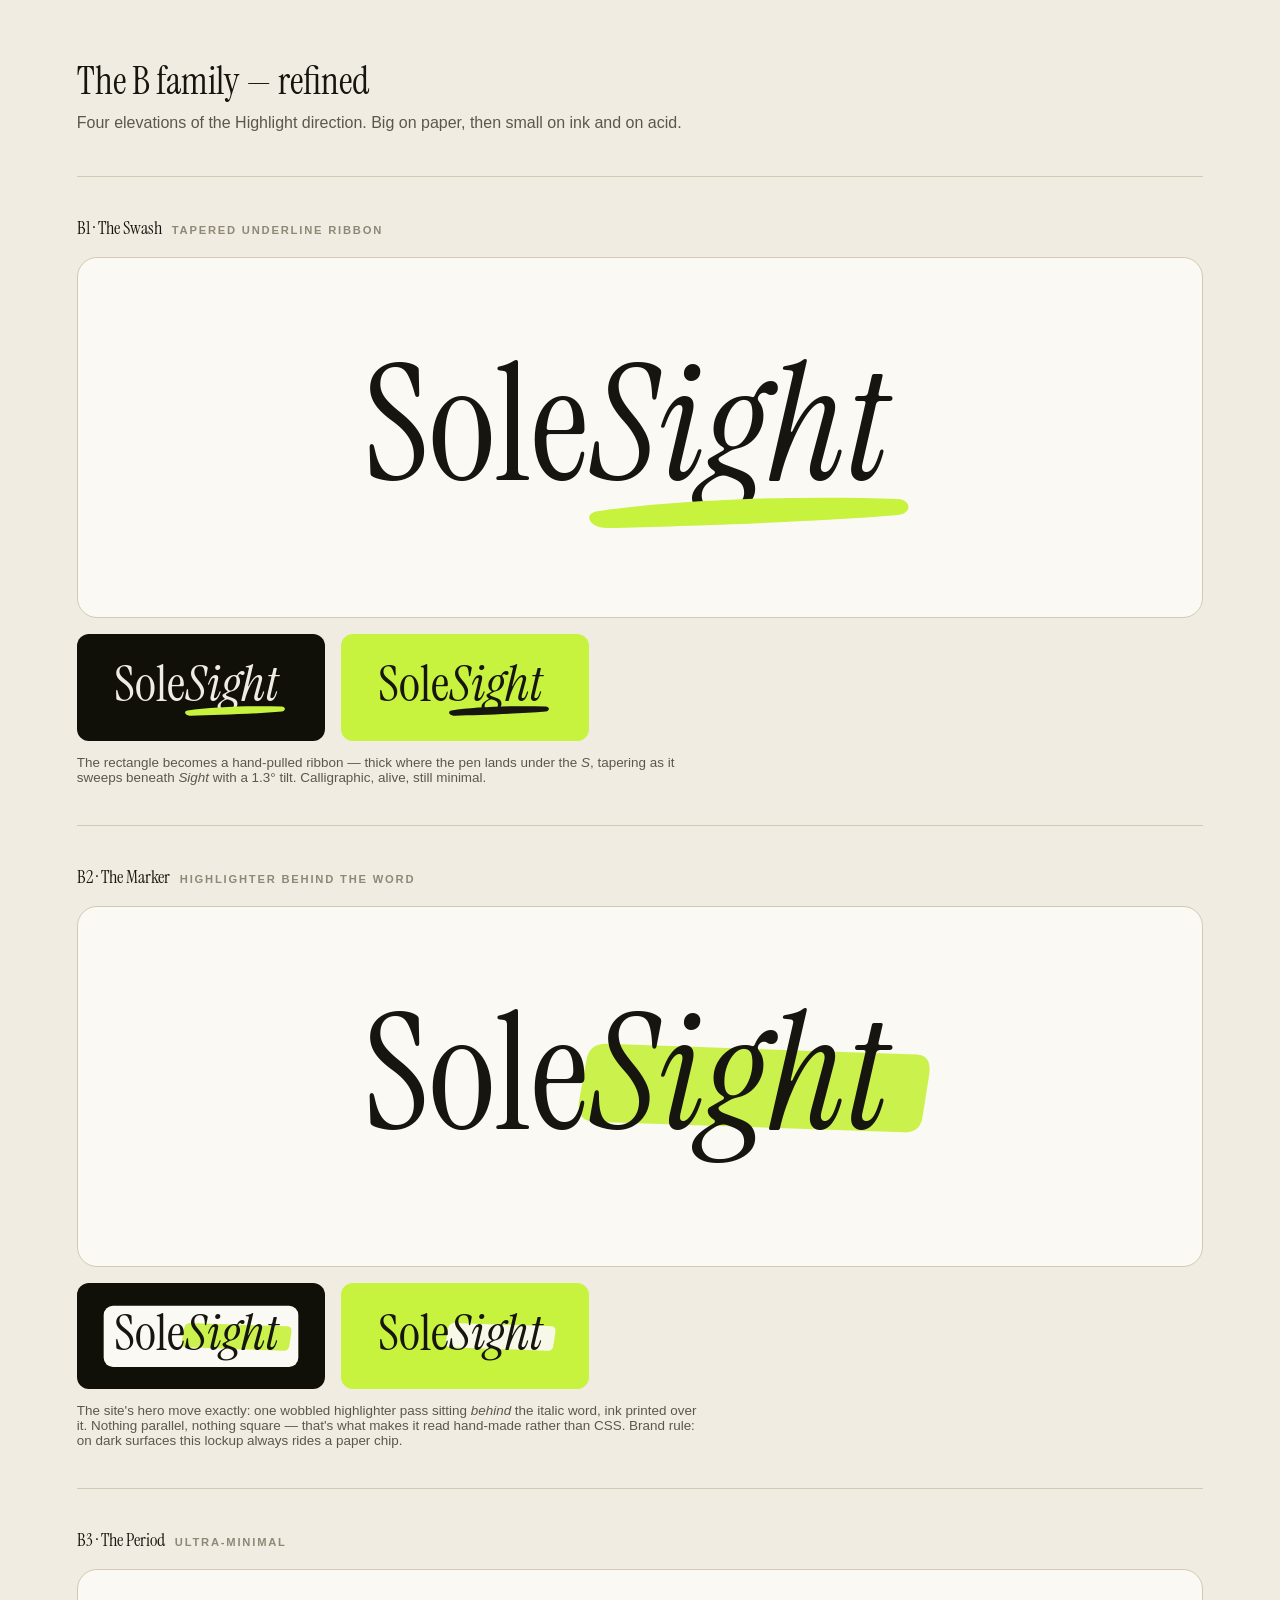
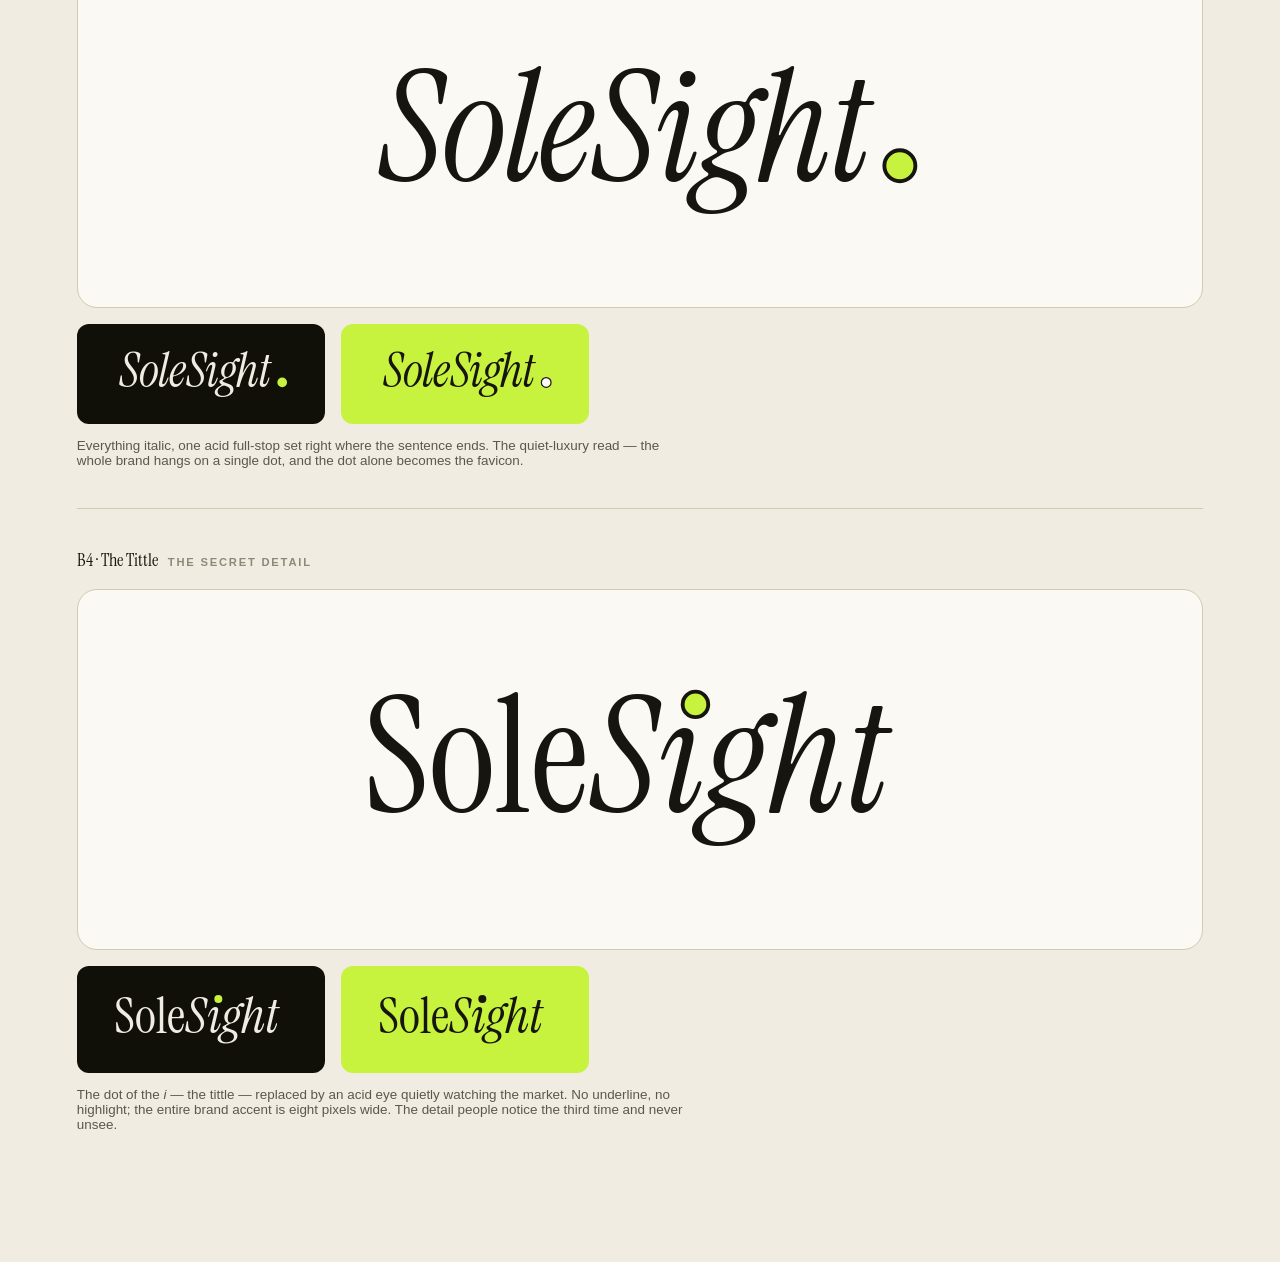
<file: web/branding/b.html>
<!DOCTYPE html>
<html lang="en">
<head>
<meta charset="UTF-8" />
<meta name="viewport" content="width=device-width, initial-scale=1.0" />
<title>SoleSight — the B family</title>
<link href="https://fonts.googleapis.com/css2?family=Instrument+Serif:ital@0;1&display=swap" rel="stylesheet" />
<link href="https://api.fontshare.com/v2/css?f[]=general-sans@400,500,600,700&display=swap" rel="stylesheet" />
<style>
  :root { --canvas:#F1ECE1; --paper:#FBF9F3; --ink:#16150F; --ink2:#5C574C;
          --ink3:#8E8877; --line:#D3CAB6; --acid:#C7F23E; }
  * { box-sizing: border-box; margin: 0; }
  body { background: var(--canvas); font-family: 'General Sans', sans-serif;
         color: var(--ink); padding: 56px 6vw 90px; }
  h1 { font-family: 'Instrument Serif', serif; font-weight: 400; font-size: 2.4rem; }
  .sub { color: var(--ink2); margin: 8px 0 44px; }
  .opt { padding: 40px 0; border-top: 1px solid var(--line); }
  .opt-tag { font-size: .7rem; font-weight: 700; letter-spacing: .16em;
             text-transform: uppercase; color: var(--ink3); margin-bottom: 18px; }
  .opt-tag b { font-size: 1.1rem; color: var(--ink); letter-spacing: 0;
               text-transform: none; font-family: 'Instrument Serif', serif;
               font-weight: 400; margin-right: 10px; }
  .stage { border-radius: 20px; padding: 60px 40px; display: flex;
           align-items: center; justify-content: center; background: var(--paper);
           border: 1px solid var(--line); }
  .stage svg { width: min(640px, 88%); height: auto; }
  .strip { display: flex; gap: 16px; margin-top: 16px; flex-wrap: wrap; }
  .mini { border-radius: 12px; padding: 16px 24px; display: flex; align-items: center; }
  .mini svg { width: 200px; height: auto; }
  .mini.dark { background: #101008; } .mini.acid { background: var(--acid); }
  .note { font-size: .84rem; color: var(--ink2); margin-top: 14px; max-width: 620px; }
</style>
</head>
<body>
  <h1>The B family — refined</h1>
  <p class="sub">Four elevations of the Highlight direction. Big on paper, then small on ink and on acid.</p>

  <!-- B1 · The Swash -->
  <div class="opt">
    <div class="opt-tag"><b>B1 · The Swash</b>tapered underline ribbon</div>
    <div class="stage">
      <svg viewBox="0 0 300 112" xmlns="http://www.w3.org/2000/svg">
        <text x="20" y="76" font-family="Instrument Serif" font-size="76" fill="#16150F">Sole<tspan font-style="italic">Sight</tspan></text>
        <path d="M 130 89 C 165 84.5 225 83.5 271 86.5 C 277 87 278 93 271 94
                 C 228 96.5 170 97 135 97 C 126 97 123 90 130 89 Z"
              fill="#C7F23E" transform="rotate(-1.3 200 91)"/>
      </svg>
    </div>
    <div class="strip">
      <div class="mini dark">
        <svg viewBox="0 0 300 112"><text x="20" y="76" font-family="Instrument Serif" font-size="76" fill="#F1ECE1">Sole<tspan font-style="italic">Sight</tspan></text><path d="M 130 89 C 165 84.5 225 83.5 271 86.5 C 277 87 278 93 271 94 C 228 96.5 170 97 135 97 C 126 97 123 90 130 89 Z" fill="#C7F23E" transform="rotate(-1.3 200 91)"/></svg>
      </div>
      <div class="mini acid">
        <svg viewBox="0 0 300 112"><text x="20" y="76" font-family="Instrument Serif" font-size="76" fill="#16150F">Sole<tspan font-style="italic">Sight</tspan></text><path d="M 130 89 C 165 84.5 225 83.5 271 86.5 C 277 87 278 93 271 94 C 228 96.5 170 97 135 97 C 126 97 123 90 130 89 Z" fill="#16150F" transform="rotate(-1.3 200 91)"/></svg>
      </div>
    </div>
    <p class="note">The rectangle becomes a hand-pulled ribbon — thick where the pen lands under the <em>S</em>, tapering as it sweeps beneath <em>Sight</em> with a 1.3° tilt. Calligraphic, alive, still minimal.</p>
  </div>

  <!-- B2 · The Marker -->
  <div class="opt">
    <div class="opt-tag"><b>B2 · The Marker</b>highlighter behind the word</div>
    <div class="stage">
      <svg viewBox="0 0 300 112" xmlns="http://www.w3.org/2000/svg">
        <path d="M 134 36 L 280 41 Q 287 41.5 285.5 51 L 282.5 70 Q 281.5 78 273.5 77.5
                 L 128 72.5 Q 120 72 121.5 62.5 L 125 43 Q 126.5 36 134 36 Z"
              fill="#C7F23E" opacity="0.92"/>
        <text x="20" y="76" font-family="Instrument Serif" font-size="76" fill="#16150F">Sole<tspan font-style="italic">Sight</tspan></text>
      </svg>
    </div>
    <div class="strip">
      <div class="mini dark">
        <svg viewBox="0 0 300 112"><rect x="4" y="10" width="292" height="92" rx="14" fill="#FBF9F3"/><path d="M 134 36 L 280 41 Q 287 41.5 285.5 51 L 282.5 70 Q 281.5 78 273.5 77.5 L 128 72.5 Q 120 72 121.5 62.5 L 125 43 Q 126.5 36 134 36 Z" fill="#C7F23E" opacity="0.92"/><text x="20" y="76" font-family="Instrument Serif" font-size="76" fill="#16150F">Sole<tspan font-style="italic">Sight</tspan></text></svg>
      </div>
      <div class="mini acid">
        <svg viewBox="0 0 300 112"><path d="M 134 36 L 280 41 Q 287 41.5 285.5 51 L 282.5 70 Q 281.5 78 273.5 77.5 L 128 72.5 Q 120 72 121.5 62.5 L 125 43 Q 126.5 36 134 36 Z" fill="#FBF9F3" opacity="0.95"/><text x="20" y="76" font-family="Instrument Serif" font-size="76" fill="#16150F">Sole<tspan font-style="italic">Sight</tspan></text></svg>
      </div>
    </div>
    <p class="note">The site's hero move exactly: one wobbled highlighter pass sitting <em>behind</em> the italic word, ink printed over it. Nothing parallel, nothing square — that's what makes it read hand-made rather than CSS. Brand rule: on dark surfaces this lockup always rides a paper chip.</p>
  </div>

  <!-- B3 · The Period -->
  <div class="opt">
    <div class="opt-tag"><b>B3 · The Period</b>ultra-minimal</div>
    <div class="stage">
      <svg viewBox="0 0 330 112" xmlns="http://www.w3.org/2000/svg">
        <text x="30" y="78" font-family="Instrument Serif" font-style="italic" font-size="80" letter-spacing="-1" fill="#16150F">SoleSight</text>
        <circle cx="299" cy="70" r="8" fill="#C7F23E" stroke="#16150F" stroke-width="2"/>
      </svg>
    </div>
    <div class="strip">
      <div class="mini dark">
        <svg viewBox="0 0 330 112"><text x="30" y="78" font-family="Instrument Serif" font-style="italic" font-size="80" letter-spacing="-1" fill="#F1ECE1">SoleSight</text><circle cx="299" cy="70" r="8" fill="#C7F23E"/></svg>
      </div>
      <div class="mini acid">
        <svg viewBox="0 0 330 112"><text x="30" y="78" font-family="Instrument Serif" font-style="italic" font-size="80" letter-spacing="-1" fill="#16150F">SoleSight</text><circle cx="299" cy="70" r="8" fill="#FBF9F3" stroke="#16150F" stroke-width="2"/></svg>
      </div>
    </div>
    <p class="note">Everything italic, one acid full-stop set right where the sentence ends. The quiet-luxury read — the whole brand hangs on a single dot, and the dot alone becomes the favicon.</p>
  </div>

  <!-- B4 · The Tittle -->
  <div class="opt">
    <div class="opt-tag"><b>B4 · The Tittle</b>the secret detail</div>
    <div class="stage">
      <svg viewBox="0 0 300 112" xmlns="http://www.w3.org/2000/svg">
        <text x="20" y="76" font-family="Instrument Serif" font-size="76" fill="#16150F">Sole<tspan font-style="italic">Sight</tspan></text>
        <circle cx="176.5" cy="25" r="10" fill="#FBF9F3"/>
        <circle cx="176" cy="25.5" r="6" fill="#C7F23E" stroke="#16150F" stroke-width="1.8"/>
      </svg>
    </div>
    <div class="strip">
      <div class="mini dark">
        <svg viewBox="0 0 300 112"><text x="20" y="76" font-family="Instrument Serif" font-size="76" fill="#F1ECE1">Sole<tspan font-style="italic">Sight</tspan></text><circle cx="176.5" cy="25" r="10" fill="#101008"/><circle cx="176" cy="25.5" r="6" fill="#C7F23E"/></svg>
      </div>
      <div class="mini acid">
        <svg viewBox="0 0 300 112"><text x="20" y="76" font-family="Instrument Serif" font-size="76" fill="#16150F">Sole<tspan font-style="italic">Sight</tspan></text><circle cx="176.5" cy="25" r="10" fill="#C7F23E"/><circle cx="176" cy="25.5" r="6" fill="#16150F"/></svg>
      </div>
    </div>
    <p class="note">The dot of the <em>i</em> — the tittle — replaced by an acid eye quietly watching the market. No underline, no highlight; the entire brand accent is eight pixels wide. The detail people notice the third time and never unsee.</p>
  </div>
</body>
</html>
</file>
<file: web/styles.css>
/* ============================================================
   SoleSight — The Hype Index
   Editorial cream aesthetic: oversized Instrument Serif display,
   General Sans UI, warm paper canvas, restrained accents, motion.
   ============================================================ */

:root {
  /* paper / ink */
  --canvas:   #F1ECE1;   /* warm cream page */
  --paper:    #FBF9F3;   /* raised card */
  --paper-2:  #F6F2E8;   /* secondary surface */
  --ink:      #16150F;   /* near-black warm */
  --ink-2:    #5C574C;   /* muted */
  --ink-3:    #706B5E;   /* faint / captions — darkened from #8E8877 for WCAG AA contrast on canvas */
  --line:     #E2DBCB;   /* hairline */
  --line-2:   #D3CAB6;

  /* accents */
  --acid:     #C7F23E;   /* signature highlight (sparing) */
  --acid-ink: #3B4A00;   /* text/edge on acid */
  --pos:      #1E7A44;   /* up */
  --neg:      #C43D2F;   /* down */

  /* chart */
  --stockx:   #1F7A4D;
  --ebay:     #2A64C7;

  --serif: 'Instrument Serif', Georgia, 'Times New Roman', serif;
  --sans:  'General Sans', system-ui, -apple-system, sans-serif;

  --maxw: 1240px;
  --r: 18px;
  --ease: cubic-bezier(.22,.61,.36,1);
}

* { box-sizing: border-box; margin: 0; padding: 0; }
html { scroll-behavior: smooth; overflow-x: hidden; }
body {
  background: var(--canvas);
  color: var(--ink);
  font-family: var(--sans);
  font-weight: 450;
  line-height: 1.5;
  -webkit-font-smoothing: antialiased;
  overflow-x: hidden;
}
a { color: inherit; text-decoration: none; }
em { font-style: italic; }

/* subtle paper grain + warm glow */
.grain {
  position: fixed; inset: 0; z-index: 0; pointer-events: none;
  background:
    radial-gradient(60% 40% at 78% 6%, rgba(199,242,62,.18), transparent 70%),
    radial-gradient(50% 40% at 0% 40%, rgba(210,180,120,.12), transparent 70%);
}
main, .nav, .footer { position: relative; z-index: 1; }

.section-title {
  font-family: var(--serif);
  font-weight: 400;
  font-size: clamp(1.9rem, 4vw, 3rem);
  letter-spacing: -.01em;
  line-height: 1;
}
.eyebrow {
  font-size: .74rem; font-weight: 600; letter-spacing: .28em;
  text-transform: uppercase; color: var(--ink-3);
}

/* ─────────────── nav ─────────────── */
.nav {
  position: sticky; top: 0; z-index: 50;
  display: flex; align-items: center; justify-content: space-between;
  padding: 18px clamp(20px, 5vw, 56px);
  background: rgba(241,236,225,.72);
  backdrop-filter: blur(14px) saturate(1.2);
  border-bottom: 1px solid var(--line);
}
.brand { display: flex; align-items: center; gap: 10px; }
.brand-mark { font-size: 1.15rem; color: var(--ink); }
.brand-word { font-family: var(--serif); font-size: 1.5rem; letter-spacing: -.01em; }
.nav-links { display: flex; gap: 30px; }
.nav-links a {
  font-size: .78rem; font-weight: 650; color: var(--ink-2);
  text-transform: uppercase; letter-spacing: .05em;
  position: relative; padding: 4px 0; transition: color .25s;
}
.nav-links a::after {
  content: ''; position: absolute; left: 0; bottom: -2px; height: 2px; width: 0;
  background: var(--ink); transition: width .28s var(--ease);
}
.nav-links a:hover { color: var(--ink); }
.nav-links a:hover::after { width: 100%; }
.nav-live {
  display: flex; align-items: center; gap: 8px;
  font-size: .72rem; font-weight: 600; letter-spacing: .12em;
  text-transform: uppercase; color: var(--ink-2);
}
.live-dot {
  width: 7px; height: 7px; border-radius: 50%; background: var(--pos);
  box-shadow: 0 0 0 0 rgba(30,122,68,.5); animation: pulse 2.4s infinite;
}
@keyframes pulse {
  0% { box-shadow: 0 0 0 0 rgba(30,122,68,.5); }
  70% { box-shadow: 0 0 0 7px rgba(30,122,68,0); }
  100% { box-shadow: 0 0 0 0 rgba(30,122,68,0); }
}

/* ─────────────── hero ─────────────── */
.hero {
  max-width: var(--maxw); margin: 0 auto;
  padding: clamp(40px, 7vw, 88px) clamp(20px, 5vw, 56px) 40px;
  display: grid; grid-template-columns: 1.05fr .95fr; gap: 40px;
  align-items: center;
}
.hero-title {
  font-family: var(--serif); font-weight: 400;
  font-size: clamp(3rem, 8vw, 6.4rem); line-height: .94;
  letter-spacing: -.025em; margin: 18px 0 22px;
}
.hero-title em { color: var(--ink); position: relative; }
.hero-title em::after {
  content: ''; position: absolute; left: -.02em; right: -.02em; bottom: .1em;
  height: .34em; background: var(--acid); z-index: -1; opacity: .85;
  transform: skewX(-4deg);
}
.hero-sub {
  font-size: 1.06rem; color: var(--ink-2); max-width: 46ch; line-height: 1.6;
}
.hero-sub strong { color: var(--ink); font-weight: 600; }
.hero-actions { display: flex; gap: 14px; margin-top: 30px; }
.btn {
  display: inline-flex; align-items: center; gap: 8px;
  padding: 13px 24px; border-radius: 999px; font-weight: 600; font-size: .92rem;
  transition: transform .2s var(--ease), background .2s, box-shadow .25s;
}
.btn-solid { background: var(--ink); color: var(--canvas); }
.btn-solid:hover { transform: translateY(-2px); box-shadow: 0 12px 26px rgba(20,19,15,.24); }
.btn-ghost { border: 1px solid var(--line-2); color: var(--ink); }
.btn-ghost:hover { background: var(--paper); transform: translateY(-2px); }

/* featured #1 card */
.hero-feature {
  position: relative; border-radius: 26px; padding: 30px;
  background: linear-gradient(160deg, var(--paper), var(--paper-2));
  border: 1px solid var(--line);
  box-shadow: 0 30px 70px -30px rgba(20,19,15,.30);
  overflow: hidden;
}
.hf-glow {
  position: absolute; width: 120%; height: 80%; left: -10%; top: -20%;
  background: radial-gradient(closest-side, rgba(199,242,62,.55), transparent 70%);
  filter: blur(10px); z-index: 0;
}
.hf-rankpill {
  position: absolute; top: 22px; left: 22px; z-index: 3;
  font-size: .68rem; font-weight: 700; letter-spacing: .16em; text-transform: uppercase;
  background: var(--ink); color: var(--canvas); padding: 6px 12px; border-radius: 999px;
}
.hf-img { position: relative; z-index: 2; display: block; width: 100%;
  filter: drop-shadow(0 26px 30px rgba(20,19,15,.32)); }
.hf-img img { width: 100%; height: auto; display: block;
  transition: transform .5s var(--ease); }
.hero-feature:hover .hf-img img { transform: rotate(-3deg) scale(1.04); }
.hf-meta { position: relative; z-index: 2; margin-top: 12px;
  display: flex; align-items: flex-end; justify-content: space-between; gap: 12px; }
.hf-name { font-family: var(--serif); font-size: 1.7rem; line-height: 1.02; }
.hf-brand { font-size: .72rem; letter-spacing: .16em; text-transform: uppercase; color: var(--ink-3); }
.hf-score { text-align: right; flex-shrink: 0; }
.hf-score b { font-family: var(--serif); font-size: 3.4rem; line-height: .8; display: block; }
.hf-score span { font-size: .68rem; letter-spacing: .18em; text-transform: uppercase; color: var(--ink-3); }
.hf-stats { position: relative; z-index: 2; display: flex; gap: 22px; margin-top: 18px;
  padding-top: 16px; border-top: 1px solid var(--line); }
.hf-stat b { font-size: 1.05rem; font-variant-numeric: tabular-nums; }
.hf-stat span { display: block; font-size: .64rem; letter-spacing: .12em;
  text-transform: uppercase; color: var(--ink-3); margin-top: 2px; }

/* ─────────────── controls ─────────────── */
.controls {
  max-width: var(--maxw); margin: 40px auto 0; padding: 0 clamp(20px, 5vw, 56px);
}
.controls-head { display: flex; align-items: flex-end; justify-content: space-between;
  flex-wrap: wrap; gap: 16px; border-top: 1px solid var(--line); padding-top: 26px; }
.sort { display: flex; align-items: center; gap: 12px; }
.sort-label { font-size: .72rem; letter-spacing: .14em; text-transform: uppercase; color: var(--ink-3); }
.seg { display: inline-flex; background: var(--paper); border: 1px solid var(--line);
  border-radius: 999px; padding: 4px; }
.seg button {
  border: 0; background: transparent; cursor: pointer;
  font-family: var(--sans); font-weight: 600; font-size: .84rem; color: var(--ink-2);
  padding: 7px 16px; border-radius: 999px; transition: all .22s var(--ease);
}
.seg button.on { background: var(--ink); color: var(--canvas); }
.chips { display: flex; flex-wrap: wrap; gap: 8px; margin: 18px 0 4px; }
.chip {
  cursor: pointer; font-size: .8rem; font-weight: 550;
  padding: 7px 15px; border-radius: 999px; border: 1px solid var(--line-2);
  background: transparent; color: var(--ink-2); transition: all .2s var(--ease);
}
.chip:hover { border-color: var(--ink); color: var(--ink); }
.chip.on { background: var(--acid); border-color: var(--acid); color: var(--acid-ink); }

/* ─────────────── podium (top 3) ─────────────── */
.podium {
  max-width: var(--maxw); margin: 26px auto 0; padding: 0 clamp(20px, 5vw, 56px);
  display: grid; grid-template-columns: repeat(3, 1fr); gap: 20px;
}
.pod {
  position: relative; cursor: pointer; border-radius: 22px; padding: 24px;
  background: var(--paper); border: 1px solid var(--line); overflow: hidden;
  box-shadow: 0 1px 2px rgba(20,19,15,.03);
  transition: transform .3s var(--ease), box-shadow .3s;
}
.pod:hover { transform: translateY(-6px); box-shadow: 0 26px 50px -26px rgba(20,19,15,.32); }
.pod-glow { position: absolute; inset: -20% -10% auto -10%; height: 70%;
  background: radial-gradient(closest-side, rgba(199,242,62,.4), transparent 72%); }
.pod-rank { font-family: var(--serif); font-size: 3.2rem; line-height: .8; color: var(--ink); }
.pod-img { position: relative; z-index: 2; margin: 4px 0 8px;
  filter: drop-shadow(0 18px 22px rgba(20,19,15,.26)); }
.pod-img img { width: 100%; height: 150px; object-fit: contain;
  transition: transform .45s var(--ease); }
.pod:hover .pod-img img { transform: scale(1.06) rotate(-2deg); }
.pod-brand { font-size: .66rem; letter-spacing: .16em; text-transform: uppercase; color: var(--ink-3); }
.pod-name { font-family: var(--serif); font-size: 1.35rem; line-height: 1.02; margin: 2px 0 12px; }
.pod-foot { display: flex; align-items: baseline; justify-content: space-between; }
.pod-score { font-family: var(--serif); font-size: 2rem; line-height: .8; }
.pod-score small { font-size: .6rem; letter-spacing: .14em; color: var(--ink-3);
  display: block; text-transform: uppercase; }

/* ─────────────── board (ranked list) ─────────────── */
.board { max-width: var(--maxw); margin: 34px auto 0; padding: 0 clamp(20px, 5vw, 56px); }
.row {
  display: grid; align-items: center; cursor: pointer;
  grid-template-columns: 46px 74px minmax(0, 1fr) 120px 96px 90px 84px;
  gap: 16px; padding: 14px 16px; border-radius: 16px;
  border-bottom: 1px solid var(--line);
  transition: background .2s, transform .2s var(--ease);
}
.row:hover { background: var(--paper); transform: translateX(4px);
  box-shadow: 0 14px 30px -22px rgba(20,19,15,.3); }
.row-rank { font-family: var(--serif); font-size: 1.7rem; color: var(--ink-3); }
.row-thumb { width: 74px; height: 54px; }
.row-thumb img { width: 100%; height: 100%; object-fit: contain;
  filter: drop-shadow(0 6px 8px rgba(20,19,15,.18)); transition: transform .3s var(--ease); }
.row:hover .row-thumb img { transform: scale(1.08); }
.row-name { min-width: 0; }
.row-name b { font-size: 1rem; font-weight: 600; display: block;
  overflow: hidden; text-overflow: ellipsis; white-space: nowrap; }
.row-name span { font-size: .72rem; letter-spacing: .1em; text-transform: uppercase; color: var(--ink-3); }
.row-spark { width: 120px; height: 34px; }
.row-metric { text-align: right; font-variant-numeric: tabular-nums; }
.row-metric b { font-size: .98rem; font-weight: 600; }
.row-metric span { display: block; font-size: .62rem; letter-spacing: .1em;
  text-transform: uppercase; color: var(--ink-3); }
.row-hype { text-align: right; }
.row-hype b { font-family: var(--serif); font-size: 1.7rem; line-height: .8; }
.delta { font-weight: 600; font-size: .9rem; font-variant-numeric: tabular-nums; }
.delta.up { color: var(--pos); } .delta.down { color: var(--neg); } .delta.flat { color: var(--ink-3); }

/* ─────────────── movers ─────────────── */
.movers-wrap, .method { max-width: var(--maxw); margin: 80px auto 0; padding: 0 clamp(20px, 5vw, 56px); }
.movers { display: grid; grid-template-columns: repeat(4, 1fr); gap: 16px; margin-top: 26px; }
.mover { padding: 20px; border-radius: 18px; background: var(--paper); border: 1px solid var(--line);
  box-shadow: 0 1px 2px rgba(20,19,15,.03); transition: transform .25s var(--ease), box-shadow .25s; }
.mover:hover { transform: translateY(-4px); box-shadow: 0 22px 42px -24px rgba(20,19,15,.26); }
.mover img { width: 100%; height: 96px; object-fit: contain;
  filter: drop-shadow(0 10px 12px rgba(20,19,15,.2)); }
.mover-name { font-size: .86rem; font-weight: 600; margin-top: 10px; }
.mover-delta { font-size: 1.3rem; font-family: var(--serif); margin-top: 4px; }

/* ─────────────── method ─────────────── */
.method-grid { display: grid; grid-template-columns: repeat(5, 1fr); gap: 14px; margin-top: 26px; }
.method-card { padding: 22px 18px; border-radius: 16px; background: var(--paper);
  border: 1px solid var(--line); box-shadow: 0 1px 2px rgba(20,19,15,.03); }
.method-card:hover { transform: translateY(-3px); box-shadow: 0 20px 40px -24px rgba(20,19,15,.24); }
.mc-w { font-family: var(--serif); font-size: 2.1rem; color: var(--ink); }
.method-card h3 { font-size: .92rem; font-weight: 600; margin: 8px 0 6px; }
.method-card p { font-size: .8rem; color: var(--ink-2); line-height: 1.5; }

/* ─────────────── footer ─────────────── */
.footer { max-width: var(--maxw); margin: 90px auto 0; padding: 40px clamp(20px,5vw,56px) 60px;
  border-top: 1px solid var(--line); }
.footer-word { font-family: var(--serif); font-size: 2.4rem; }
.footer p { color: var(--ink-3); font-size: .84rem; margin-top: 6px; }
.footer-credit { font-size: .72rem; letter-spacing: .04em; margin-top: 18px; }

/* ─────────────── detail sheet ─────────────── */
.sheet-backdrop { position: fixed; inset: 0; z-index: 90; background: rgba(20,19,15,.42);
  backdrop-filter: blur(3px); opacity: 0; pointer-events: none; transition: opacity .3s; }
.sheet-backdrop.on { opacity: 1; pointer-events: auto; }
.sheet {
  position: fixed; top: 0; right: 0; bottom: 0; z-index: 100;
  width: min(560px, 94vw); background: var(--canvas);
  border-left: 1px solid var(--line); box-shadow: -30px 0 80px -30px rgba(20,19,15,.5);
  transform: translateX(100%); transition: transform .42s var(--ease);
  overflow-y: auto; padding: 28px clamp(20px, 3vw, 34px) 60px;
}
.sheet.on { transform: translateX(0); }
.sheet-close { position: fixed; top: 14px; right: 14px; z-index: 5; border: 0; background: transparent;
  font-size: 1.6rem; cursor: pointer; color: var(--ink-2); line-height: 1; }
.sheet-eyebrow { font-size: .68rem; letter-spacing: .18em; text-transform: uppercase; color: var(--ink-3);
  padding-right: 50px; }
.sheet-title { font-family: var(--serif); font-size: 2.6rem; line-height: .96; margin: 6px 0 4px; }
.sheet-hype { display: flex; align-items: baseline; gap: 10px; margin: 18px 0 6px; }
.sheet-hype b { font-family: var(--serif); font-size: 4rem; line-height: .8; }
.sheet-hype .of { color: var(--ink-3); font-size: 1.1rem; }
.sheet-photo { text-align: center; margin: 8px 0 6px; }
.sheet-photo img { max-width: 80%; filter: drop-shadow(0 20px 26px rgba(20,19,15,.3)); }
.sheet-materials { text-align: center; font-size: .76rem; font-style: italic;
  color: var(--ink-3); margin: -2px 0 14px; }
.bars { margin: 14px 0; }
.bar-row { display: grid; grid-template-columns: 96px 1fr 40px; align-items: center; gap: 12px; margin: 9px 0; }
.bar-row .lab { font-size: .72rem; letter-spacing: .08em; text-transform: uppercase; color: var(--ink-2); }
.bar-track { height: 8px; border-radius: 999px; background: var(--line); overflow: hidden;
  box-shadow: inset 0 1px 2px rgba(20,19,15,.08); }
.bar-fill { height: 100%; border-radius: 999px; background: var(--ink);
  width: 0; transition: width .8s var(--ease); }
.bar-fill.acid { background: linear-gradient(90deg, var(--acid), #a9d92a); }
.bar-val { text-align: right; font-size: .8rem; font-variant-numeric: tabular-nums; color: var(--ink-2); }
.region-bars .bar-row { grid-template-columns: 132px 1fr 40px; }
.sheet-insight { background: var(--paper); border: 1px solid var(--line);
  border-left: 3px solid var(--acid); border-radius: 14px; padding: 16px 18px;
  font-size: .95rem; line-height: 1.6; color: var(--ink); margin: 8px 0 20px; }
.sheet h4 { font-size: .72rem; letter-spacing: .14em; text-transform: uppercase;
  color: var(--ink-3); margin: 24px 0 10px; display: flex; align-items: center; gap: 8px; }
.sheet h4::before { content: ''; width: 12px; height: 2px; background: var(--ink); }
.legend { display: flex; gap: 16px; font-size: .74rem; color: var(--ink-2); margin-top: 6px; }
.legend i { width: 10px; height: 10px; border-radius: 3px; display: inline-block; margin-right: 5px; vertical-align: middle; }

/* charts */
svg.chart { width: 100%; height: auto; display: block; }
.spark-line { fill: none; stroke: var(--ink); stroke-width: 2; stroke-linecap: round; stroke-linejoin: round; }

/* ─────────────── reveal / motion ─────────────── */
.reveal { opacity: 0; transform: translateY(18px); }
.reveal.in { opacity: 1; transform: none; transition: opacity .7s var(--ease), transform .7s var(--ease); }

/* ─────────────── responsive ─────────────── */
@media (max-width: 940px) {
  .hero { grid-template-columns: 1fr; }
  .podium { grid-template-columns: 1fr; }
  .movers { grid-template-columns: repeat(2, 1fr); }
  .method-grid { grid-template-columns: repeat(2, 1fr); }
  .nav-links { display: none; }
  .row { grid-template-columns: 34px 56px minmax(0, 1fr) 70px 64px; }
  .row-spark, .row .col-hide { display: none; }
}


/* ─────────────── market intelligence ─────────────── */
.section-sub {
  color: var(--ink-2); font-size: .92rem; max-width: 560px; margin-top: 10px;
}
.chips-cats { margin-top: 2px; }
.chips-cats .chip { font-size: .74rem; padding: 5px 12px; }
.chips-cats .chip.on { background: var(--ink); border-color: var(--ink); color: var(--paper); }

.market {
  max-width: var(--maxw); margin: 90px auto 0; padding: 0 clamp(20px, 5vw, 56px);
}
.mkt-table {
  margin-top: 28px; border: 1px solid var(--line); border-radius: var(--r);
  background: var(--paper); overflow: hidden;
}
.mkt-row {
  display: grid; grid-template-columns: 1.4fr .6fr 2fr .8fr 1fr .7fr;
  gap: 12px; align-items: center; padding: 14px 20px;
  border-top: 1px solid var(--line); font-size: .9rem;
}
.mkt-row:first-child { border-top: none; }
.mkt-head {
  font-size: .68rem; font-weight: 650; letter-spacing: .1em; text-transform: uppercase;
  color: var(--ink-3); background: var(--paper-2);
}
.mkt-brand { font-weight: 650; }
.mkt-wide { display: flex; align-items: center; gap: 10px; }
.mkt-bar {
  flex: 1; height: 8px; border-radius: 99px; background: var(--paper-2);
  border: 1px solid var(--line); overflow: hidden;
  box-shadow: inset 0 1px 2px rgba(20,19,15,.06);
}
.mkt-fill { height: 100%; background: var(--acid); border-radius: 99px; }
.mkt-wide b { font-family: var(--serif); font-size: 1.05rem; min-width: 38px; text-align: right; }

.mkt-cats {
  display: grid; grid-template-columns: repeat(4, 1fr); gap: 14px; margin-top: 14px;
}
.mkt-cat {
  padding: 18px 20px; border-radius: 16px; background: var(--paper);
  border: 1px solid var(--line); box-shadow: 0 1px 2px rgba(20,19,15,.03);
  transition: transform .25s var(--ease), box-shadow .25s;
}
.mkt-cat:hover { transform: translateY(-3px); box-shadow: 0 20px 40px -24px rgba(20,19,15,.24); }
.mkt-cat-name { font-size: .74rem; font-weight: 650; letter-spacing: .09em;
  text-transform: uppercase; color: var(--ink-2); }
.mkt-cat-hype { font-family: var(--serif); font-size: 2rem; margin-top: 4px; }
.mkt-cat-sub { font-size: .74rem; color: var(--ink-3); }

/* movers tags */
.mover { position: relative; }
.mover-tag {
  position: absolute; top: 12px; right: 12px; font-size: .62rem; font-weight: 700;
  letter-spacing: .08em; text-transform: uppercase; padding: 3px 9px; border-radius: 99px;
}
.mover-tag.hot { background: var(--acid); color: var(--acid-ink); }
.mover-tag.cold { background: var(--paper-2); border: 1px solid var(--line-2); color: var(--ink-2); }

/* community pulse (sheet) */
.pulse {
  display: flex; gap: 18px; align-items: center; padding: 16px 18px;
  border: 1px solid var(--line); border-radius: 14px; background: var(--paper-2);
}
.pulse-pct { font-family: var(--serif); font-size: 2.1rem; line-height: 1; }
.pulse-pct span { display: block; font-family: var(--sans); font-size: .68rem;
  letter-spacing: .08em; text-transform: uppercase; color: var(--ink-3); margin-top: 4px; }
.pulse-pct.up { color: var(--pos); } .pulse-pct.down { color: var(--neg); }
.pulse-notes { font-size: .86rem; color: var(--ink-2); display: grid; gap: 2px; }
.pulse-notes b { color: var(--ink); }
.al-range { color: var(--ink-3); font-size: .78rem; }

@media (max-width: 760px) {
  .mkt-row { grid-template-columns: 1.2fr .5fr 1.6fr .9fr; }
  .mkt-row > div:nth-child(5), .mkt-row > div:nth-child(6) { display: none; }
  .mkt-cats { grid-template-columns: repeat(2, 1fr); }
}

/* board footer — featured/full-index toggle */
.board-foot { display: flex; justify-content: center; padding: 26px 0 8px; }

/* audience line */
.hero-aud { font-size: 0.92rem; color: var(--ink-2); max-width: 470px;
  margin: 10px 0 22px; padding-left: 14px; border-left: 3px solid var(--acid); }

/* freshness strip — centered editorial stat row */
.fresh { display: flex; flex-wrap: wrap; justify-content: center;
  align-items: stretch; gap: 0; padding: 30px 6vw;
  border-top: 1px solid var(--line); border-bottom: 1px solid var(--line);
  background: var(--paper-2); text-align: center; }
.fresh-item { display: flex; flex-direction: column-reverse; gap: 6px;
  padding: 4px 46px; position: relative; }
.fresh-item + .fresh-item::before { content: ""; position: absolute; left: 0;
  top: 8%; bottom: 8%; width: 1px; background: var(--line-2); }
.fresh-item span { font-size: 0.66rem; font-weight: 600; text-transform: uppercase;
  letter-spacing: 0.18em; color: var(--ink-3); }
.fresh-item span::after { content: ""; display: block; width: 22px; height: 3px;
  background: var(--acid); margin: 7px auto 0; border-radius: 2px; }
.fresh-item b { font-family: var(--serif); font-weight: 400;
  font-size: clamp(1.5rem, 2.4vw, 2rem); line-height: 1.05; letter-spacing: -0.01em; }
@media (max-width: 760px) {
  .fresh { padding: 20px 4vw; }
  .fresh-item { padding: 10px 22px; }
  .fresh-item + .fresh-item::before { display: none; }
}

/* signal status badges */
.sig-badge { display: inline-block; padding: 2px 9px; border-radius: 999px;
  font-size: 0.62rem; font-weight: 700; letter-spacing: 0.1em;
  text-transform: uppercase; vertical-align: middle; }
.sig-badge.live { background: var(--acid); color: var(--ink); }
.sig-badge.api { background: transparent; border: 1.5px solid #c98500; color: #9a6a00; }
.sig-badge.modeled { background: var(--line); color: var(--ink-2); }
.method-card .sig-badge { position: absolute; top: 18px; right: 18px; }

/* technical methodology */
.tech-method { margin-top: 34px; border: 1px solid var(--line-2);
  border-radius: 14px; background: var(--paper-2); }
.tech-method summary { cursor: pointer; padding: 18px 22px; font-weight: 600; }
.tech-method[open] summary { border-bottom: 1px solid var(--line); }
.tm-grid { display: grid; grid-template-columns: 1.2fr 1fr; gap: 30px; padding: 22px; }
.tm-col h4 { margin: 0 0 10px; }
.tm-col pre { background: var(--ink); color: var(--paper); padding: 10px 14px;
  border-radius: 8px; font-size: 0.85rem; overflow-x: auto; }
.tm-col ul { padding-left: 18px; } .tm-col li { margin-bottom: 8px; font-size: 0.9rem; }
.tm-col p { font-size: 0.9rem; }
.tm-table { width: 100%; border-collapse: collapse; font-size: 0.88rem; }
.tm-table th, .tm-table td { text-align: left; padding: 7px 8px;
  border-bottom: 1px solid var(--line); }
.tm-model { font-weight: 600; }
.tm-final { margin-top: 12px; }
@media (max-width: 860px) { .tm-grid { grid-template-columns: 1fr; } }

/* case study */
.case { padding: 70px 6vw; }
.case-card { display: grid; grid-template-columns: 320px 1fr; gap: 40px;
  align-items: center; border: 1px solid var(--line-2); border-radius: 18px;
  padding: 34px; background: var(--paper-2); }
.case-img img { width: 100%; filter: drop-shadow(0 18px 30px rgba(20,18,10,.18)); }
.case-kicker { font-size: 0.7rem; text-transform: uppercase;
  letter-spacing: 0.14em; color: var(--ink-3); margin-bottom: 6px; }
.case-text h3 { font-family: "Instrument Serif", serif; font-size: 2rem;
  margin: 0 0 14px; }
.case-text p { font-size: 0.95rem; margin: 0 0 12px; }
@media (max-width: 860px) { .case-card { grid-template-columns: 1fr; } }

/* ── market ticker ─────────────────────────────────────────── */
.ticker { overflow: hidden; border-bottom: 1px solid var(--line);
  background: var(--ink); user-select: none; }
.ticker-track { display: inline-flex; align-items: center; gap: 26px;
  padding: 9px 0; white-space: nowrap; width: max-content;
  animation: tk-scroll 60s linear infinite; }
.ticker:hover .ticker-track { animation-play-state: paused; }
.tk-item { display: inline-flex; align-items: baseline; gap: 9px;
  cursor: pointer; }
.tk-name { font-size: 0.72rem; font-weight: 600; letter-spacing: 0.08em;
  text-transform: uppercase; color: var(--paper); }
.tk-item:hover .tk-name { color: var(--acid); }
.tk-delta { font-size: 0.72rem; font-weight: 700; }
.tk-delta.up { color: var(--acid); }
.tk-delta.down { color: #F08A7D; }
.tk-delta.flat { color: var(--ink-3); }
.tk-hype { font-family: var(--serif); font-size: 0.86rem; color: #B7B2A2; }
.tk-dot { color: #4A4739; }
@keyframes tk-scroll { from { transform: translateX(0); } to { transform: translateX(-50%); } }
@media (prefers-reduced-motion: reduce) { .ticker-track { animation: none; } }

/* ── accessibility ─────────────────────────────────────────── */
.skip-link { position: absolute; left: -999px; top: 0; z-index: 200;
  background: var(--ink); color: var(--canvas); padding: 12px 20px;
  border-radius: 0 0 10px 0; font-weight: 600; font-size: .88rem; }
.skip-link:focus { left: 0; }

/* content behind the open detail sheet is marked inert (see app.js) —
   dim it slightly so the visual state matches the a11y state */
[inert] { filter: saturate(.9); }

@media (prefers-reduced-motion: reduce) {
  *, *::before, *::after {
    animation-duration: .01ms !important; animation-iteration-count: 1 !important;
    transition-duration: .01ms !important; scroll-behavior: auto !important;
  }
}

/* ── general polish ────────────────────────────────────────── */
::selection { background: var(--acid); color: var(--acid-ink); }
section[id] { scroll-margin-top: 84px; }
.section-title em { font-style: italic; }
.case-card, .method-card, .tech-method { transition: border-color .3s var(--ease), transform .3s var(--ease), box-shadow .3s; }
.case-card:hover, .tech-method[open] { border-color: var(--line-2); }

/* focus ring — consistent, on-brand, visible only for keyboard nav */
:focus-visible {
  outline: 2px solid var(--acid-ink); outline-offset: 2px; border-radius: 4px;
}
.chip:focus-visible, .buy-btn:focus-visible, .seg button:focus-visible,
.pod:focus-visible, .row:focus-visible, .mover:focus-visible,
.hero-feature:focus-visible, .radar-event:focus-visible {
  outline-color: var(--ink); outline-offset: 3px;
}
/* the sheet itself takes focus on open (for screen readers); it doesn't
   need a visible ring around the whole panel */
.sheet:focus-visible { outline: none; }

/* tactile press feedback on every clickable pill/button */
.btn, .chip, .seg button, .buy-btn, .ask-chip, .ask-fab,
.ask-inputrow button, .stk-name, .disc-chip { transition-property: transform, background, border-color, box-shadow, color, opacity; }
.btn:active, .chip:active, .seg button:active, .buy-btn:active,
.ask-chip:active, .ask-fab:active, .ask-inputrow button:active {
  transform: scale(.96); transition-duration: .1s;
}

/* themed scrollbars — thin, warm, matches the paper canvas instead of OS default */
.sheet, .ask-msgs { scrollbar-width: thin; scrollbar-color: var(--line-2) transparent; }
.sheet::-webkit-scrollbar, .ask-msgs::-webkit-scrollbar { width: 8px; }
.sheet::-webkit-scrollbar-track, .ask-msgs::-webkit-scrollbar-track { background: transparent; }
.sheet::-webkit-scrollbar-thumb, .ask-msgs::-webkit-scrollbar-thumb {
  background: var(--line-2); border-radius: 999px; border: 2px solid var(--canvas);
}
.sheet::-webkit-scrollbar-thumb:hover, .ask-msgs::-webkit-scrollbar-thumb:hover { background: var(--ink-3); }
.sheet { overscroll-behavior: contain; }

/* close button gets a proper hit target + hover state instead of bare glyph */
.sheet-close { width: 34px; height: 34px; border-radius: 50%; display: inline-flex;
  align-items: center; justify-content: center; transition: background .2s, color .2s; }
.sheet-close:hover { background: var(--paper-2); color: var(--ink); }

/* ── backtest: does it predict? ───────────────────────────── */
.bt { max-width: var(--maxw); margin: 0 auto; padding: 70px clamp(20px, 5vw, 56px) 30px; }
.bt-grid { display: grid; grid-template-columns: 300px 1fr; gap: 28px;
  align-items: center; margin-top: 26px; padding: 30px;
  border: 1px solid var(--line-2); border-radius: 18px; background: var(--paper-2); }
.bt-hero { text-align: center; padding: 10px 0; }
.bt-big { font-family: var(--serif); font-size: 5rem; line-height: .85; color: var(--ink); }
.bt-cap { font-size: .9rem; color: var(--ink-2); margin-top: 10px; line-height: 1.45; }
.bt-cap b { color: var(--ink); }
.bt-bar-row { display: grid; grid-template-columns: 1fr 46px; align-items: center;
  gap: 12px; margin-bottom: 12px; }
.bt-bar-row > span { grid-column: 1 / -1; font-size: .78rem; color: var(--ink-2);
  margin-bottom: -6px; }
.bt-track { height: 12px; border-radius: 999px; background: var(--line); overflow: hidden;
  box-shadow: inset 0 1px 2px rgba(20,19,15,.08); }
.bt-fill { height: 100%; border-radius: 999px; background: var(--ink-3); }
.bt-fill.acid { background: linear-gradient(90deg, var(--acid), #a9d92a); }
.bt-bar-row b { text-align: right; font-variant-numeric: tabular-nums; font-weight: 600; }
.bt-lift { font-size: .82rem; font-weight: 600; color: var(--pos); margin-top: 4px; }
.bt-foot { display: flex; flex-wrap: wrap; gap: 28px; margin: 22px 2px 0; }
.bt-foot span { font-size: .8rem; color: var(--ink-3); }
.bt-foot b { font-family: var(--serif); font-size: 1.3rem; color: var(--ink);
  margin-right: 4px; vertical-align: -1px; }
.bt-note { font-size: .82rem; color: var(--ink-3); line-height: 1.6; margin: 16px 2px 0;
  max-width: 820px; }
.bt-note b { color: var(--ink-2); }
@media (max-width: 760px) {
  .bt-grid { grid-template-columns: 1fr; gap: 22px; padding: 24px; }
  .bt-hero { border-bottom: 1px solid var(--line); padding-bottom: 20px; }
  .bt-big { font-size: 3.6rem; }
  .bt-foot { gap: 18px; }
}

/* ── discovery: bubbling up ───────────────────────────────── */
.discovery { margin-top: 30px; padding-top: 24px; border-top: 1px solid var(--line); }
.disc-head h3 { font-family: var(--serif); font-size: 1.5rem; font-weight: 400; }
.disc-head h3 span { font-family: var(--sans); font-size: .82rem; color: var(--ink-3);
  font-weight: 500; letter-spacing: 0; }
.disc-head p { font-size: .84rem; color: var(--ink-2); max-width: 640px; margin: 6px 0 16px; }
.disc-list { display: flex; flex-wrap: wrap; gap: 10px; }
.disc-chip { padding: 10px 14px; border-radius: 12px; background: var(--paper);
  border: 1px solid var(--line-2); border-left: 3px solid var(--acid);
  transition: transform .25s var(--ease), box-shadow .25s; }
.disc-chip:hover { transform: translateY(-2px); box-shadow: 0 14px 28px -18px rgba(20,19,15,.28); }
.disc-chip b { display: block; font-size: .9rem; font-weight: 600; }
.disc-chip span { font-size: .68rem; letter-spacing: .06em; text-transform: uppercase;
  color: var(--ink-3); }

/* ── launch radar ─────────────────────────────────────────── */
.radar { max-width: var(--maxw); margin: 0 auto; padding: 70px clamp(20px, 5vw, 56px) 30px; }
.radar-stages { display: flex; flex-wrap: wrap; gap: 12px; margin: 26px 0; }
.radar-stage { display: flex; flex-direction: column; align-items: center; gap: 2px;
  min-width: 108px; padding: 14px 18px; border-radius: 14px; cursor: pointer;
  background: var(--paper); border: 1px solid var(--line-2);
  transition: transform .2s var(--ease), box-shadow .2s; }
.radar-stage:hover { transform: translateY(-2px); box-shadow: 0 10px 22px rgba(20,19,15,.10); }
.radar-stage.on { outline: 2px solid var(--ink); }
.radar-stage b { font-family: var(--serif); font-size: 1.7rem; line-height: 1; }
.radar-stage span { font-size: 0.66rem; font-weight: 700; letter-spacing: 0.12em;
  text-transform: uppercase; }
.radar-events { display: grid; grid-template-columns: repeat(2, 1fr); gap: 14px; }
.radar-event { display: flex; align-items: center; gap: 16px; cursor: pointer;
  padding: 14px 18px; border: 1px solid var(--line); border-radius: 14px;
  background: var(--paper); transition: transform .2s var(--ease), box-shadow .2s; }
.radar-event:hover { transform: translateY(-2px); box-shadow: 0 12px 26px rgba(20,19,15,.12); }
.re-img { width: 74px; flex-shrink: 0; } .re-img img { width: 100%; }
.re-main { display: flex; flex-direction: column; gap: 2px; min-width: 0; }
.re-main b { font-size: 0.95rem; } .re-main span { font-size: 0.78rem; color: var(--ink-2); }
.re-side { margin-left: auto; display: flex; flex-direction: column;
  align-items: flex-end; gap: 5px; flex-shrink: 0; }
.re-ret { font-size: 0.68rem; color: var(--ink-3); }
@media (max-width: 860px) { .radar-events { grid-template-columns: 1fr; } }

/* stage badges */
.stage-badge { display: inline-block; padding: 2px 10px; border-radius: 999px;
  font-size: 0.62rem; font-weight: 700; letter-spacing: 0.1em; text-transform: uppercase; }

/* auto-promoted model awaiting a manual retail-price/photo backfill */
.pending-badge { display: inline-block; padding: 2px 9px; border-radius: 999px;
  font-size: 0.6rem; font-weight: 700; letter-spacing: 0.09em; text-transform: uppercase;
  background: transparent; border: 1.5px solid #c98500; color: #9a6a00;
  vertical-align: middle; white-space: nowrap; }
.st-emerging { background: var(--acid); color: var(--acid-ink); }
.st-heating  { background: #FFDFA1; color: #7A4B00; }
.st-peaking  { background: #16150F; color: #F1ECE1; }
.st-steady   { background: var(--paper-2); border: 1px solid var(--line-2); color: var(--ink-2); }
.st-cooling  { background: #DCE7F5; color: #23477F; }
.st-dormant  { background: var(--line); color: var(--ink-2); }
.radar-stage.st-emerging, .radar-stage.st-heating, .radar-stage.st-peaking,
.radar-stage.st-steady, .radar-stage.st-cooling, .radar-stage.st-dormant {
  background: var(--paper); color: var(--ink); }
.radar-stage.st-emerging b { color: #5a7a00; }
.radar-stage.st-heating b { color: #b06e00; }
.radar-stage.st-cooling b { color: #23477F; }
.radar-stage.st-dormant b, .radar-stage.st-steady b { color: var(--ink-3); }

/* ── ask solesight (analyst chat) ─────────────────────────── */
.ask-fab { position: fixed; right: 26px; bottom: 26px; z-index: 90;
  display: inline-flex; align-items: center; gap: 9px;
  background: var(--ink); color: var(--canvas); border: none; cursor: pointer;
  padding: 14px 22px; border-radius: 999px; font-weight: 600; font-size: 0.92rem;
  font-family: var(--sans); box-shadow: 0 18px 40px rgba(20,19,15,.35);
  transition: transform .2s var(--ease); }
.ask-fab:hover { transform: translateY(-2px); }
.ask-fab-dot { width: 8px; height: 8px; border-radius: 50%; background: var(--acid); }
.ask-panel { position: fixed; right: 26px; bottom: 92px; z-index: 91;
  width: min(430px, calc(100vw - 40px)); height: min(600px, calc(100vh - 130px));
  display: none; flex-direction: column; overflow: hidden;
  background: var(--paper); border: 1px solid var(--line-2); border-radius: 20px;
  box-shadow: 0 40px 90px -20px rgba(20,19,15,.45); }
.ask-panel.open { display: flex; }
.ask-head { display: flex; align-items: center; justify-content: space-between;
  padding: 14px 18px; background: var(--ink); color: var(--canvas); }
.ask-head b { font-family: var(--serif); font-size: 1.15rem; }
.ask-engine { font-size: 0.68rem; color: #B7B2A2; margin-left: 8px; }
.ask-head-btns button { background: none; border: none; color: var(--canvas);
  font-size: 1.1rem; cursor: pointer; padding: 2px 8px; opacity: .8; }
.ask-head-btns button:hover { opacity: 1; }
.ask-msgs { flex: 1; overflow-y: auto; padding: 16px; display: flex;
  flex-direction: column; gap: 10px; }
.ask-msg { display: flex; } .ask-msg.user { justify-content: flex-end; }
.ask-bubble { max-width: 88%; padding: 10px 14px; border-radius: 14px;
  font-size: 0.86rem; line-height: 1.5; }
.ask-msg.bot .ask-bubble { background: var(--paper-2); border: 1px solid var(--line);
  border-bottom-left-radius: 4px; }
.ask-msg.user .ask-bubble { background: var(--ink); color: var(--canvas);
  border-bottom-right-radius: 4px; }
.ask-bubble ol, .ask-bubble ul { padding-left: 18px; margin: 6px 0; }
.ask-bubble li { margin-bottom: 4px; }
.ask-bubble small { color: var(--ink-3); display: block; margin-top: 6px; }
.ask-src { margin-top: 8px; font-size: 0.62rem; letter-spacing: 0.08em;
  text-transform: uppercase; color: var(--ink-3); }
.ask-think { color: var(--ink-3); font-style: italic; }
.ask-chips { display: flex; gap: 8px; padding: 0 14px 10px; flex-wrap: wrap; }
.ask-chip { border: 1px solid var(--line-2); background: var(--paper);
  border-radius: 999px; padding: 6px 12px; font-size: 0.74rem; cursor: pointer;
  font-family: var(--sans); transition: background .2s; }
.ask-chip:hover { background: var(--acid); border-color: var(--acid); }
.ask-inputrow { display: flex; gap: 8px; padding: 12px 14px;
  border-top: 1px solid var(--line); }
.ask-inputrow input { flex: 1; border: 1px solid var(--line-2); background: var(--paper-2);
  border-radius: 999px; padding: 11px 16px; font-size: 0.88rem;
  font-family: var(--sans); outline: none; }
.ask-inputrow input:focus { border-color: var(--ink); }
.ask-inputrow button { width: 42px; border-radius: 50%; border: none;
  background: var(--ink); color: var(--canvas); font-size: 1.05rem; cursor: pointer; }

/* ── 360° hero viewer ─────────────────────────────────────── */
.hf-360 { position: relative; cursor: grab; user-select: none; -webkit-user-drag: none; }
.hf-360:active { cursor: grabbing; }
.hf-360 img { -webkit-user-drag: none; pointer-events: none; }
.hf-360-pill { position: absolute; left: 50%; bottom: -4px; transform: translateX(-50%);
  white-space: nowrap; font-size: 0.64rem; font-weight: 700; letter-spacing: 0.12em;
  text-transform: uppercase; background: var(--ink); color: var(--canvas);
  padding: 5px 12px; border-radius: 999px; opacity: 0.85; }

/* ── B2 brand lockup in the nav ───────────────────────────── */
.brand-lockup { height: 30px; width: auto; display: block; }
.sig-badge.part { background: transparent; border: 1.5px solid var(--acid-ink); color: var(--acid-ink); }
.sheet-facts { display: flex; flex-direction: column; gap: 6px; margin: 14px 0 4px; }
.sf { display: flex; align-items: baseline; gap: 8px; font-size: 0.82rem; color: var(--ink-2); }
.sf b { font-family: var(--serif); font-size: 1.05rem; color: var(--ink); }

/* ── where-to-buy links in the detail sheet ───────────────── */
.buy-row { display: flex; flex-wrap: wrap; gap: 8px; margin: 10px 0 8px; }
.buy-btn { display: inline-flex; align-items: center; gap: 4px;
  padding: 7px 13px; border-radius: 999px; border: 1px solid var(--line-2);
  background: var(--paper-2); color: var(--ink); font-size: 0.78rem;
  font-weight: 600; text-decoration: none; white-space: nowrap;
  transition: border-color 0.15s, background 0.15s; }
.buy-btn:hover { border-color: var(--ink-3); }
.buy-btn.real { background: var(--acid); border-color: var(--acid);
  color: var(--acid-ink); }
.buy-note { font-size: 0.74rem; color: var(--ink-3); line-height: 1.5;
  margin: 0 0 4px; }

/* ── stockist expander in the detail sheet ────────────────── */
.sf-details summary { cursor: pointer; list-style: none; }
.sf-details summary::-webkit-details-marker { display: none; }
.sf-more { font-style: normal; font-size: 0.7rem; font-weight: 700;
  color: var(--acid-ink); background: var(--acid); border-radius: 999px;
  padding: 1px 9px; margin-left: 6px; white-space: nowrap; }
.sf-details[open] .sf-more { opacity: 0.55; }
.stockists { margin: 10px 0 4px; display: flex; flex-direction: column; gap: 7px; }
.stk-row { display: grid; grid-template-columns: 1fr 44px 70px 76px;
  align-items: center; gap: 10px; font-size: 0.78rem; }
.stk-name { font-weight: 600; white-space: nowrap; overflow: hidden;
  text-overflow: ellipsis; }
.stk-price { color: var(--ink-3); text-align: right; font-variant-numeric: tabular-nums; }
.stk-bar { height: 6px; border-radius: 4px; background: var(--line); overflow: hidden;
  box-shadow: inset 0 1px 1px rgba(20,19,15,.08); }
.stk-bar i { display: block; height: 100%; border-radius: 4px; }
.stk-bar i.ok { background: var(--pos); } .stk-bar i.low { background: #C98500; }
.stk-bar i.gone { background: var(--neg); }
.stk-sizes { text-align: right; font-variant-numeric: tabular-nums; color: var(--ink-2); }
.stk-sizes.gone { color: var(--neg); font-weight: 700; }
.stk-sizes.low { color: #9a6a00; font-weight: 600; }
.sf-none span { color: var(--ink-3); font-style: italic; }

/* ── competitive set in the detail sheet ───────────────────── */
.comp-note { font-size: .78rem; color: var(--ink-3); line-height: 1.5; margin: -4px 0 10px; }
.comp-list { display: flex; flex-direction: column; gap: 6px; margin: 0 0 4px; }
.comp-row { display: grid; grid-template-columns: 1fr 52px 44px 1fr;
  align-items: center; gap: 10px; width: 100%; text-align: left;
  font: inherit; font-size: .78rem; color: var(--ink); background: var(--paper);
  border: 1px solid var(--line); border-radius: 10px; padding: 9px 12px;
  cursor: pointer; transition: background .2s, border-color .2s; }
.comp-row:hover { background: var(--paper-2); border-color: var(--line-2); }
.comp-name { display: flex; flex-direction: column; font-weight: 600;
  white-space: nowrap; overflow: hidden; text-overflow: ellipsis; }
.comp-name i { font-style: normal; font-weight: 500; font-size: .7rem; color: var(--ink-3); }
.comp-hype { text-align: right; font-variant-numeric: tabular-nums; font-weight: 700; }
.comp-hype b { display: block; font-weight: 500; font-size: .64rem;
  text-transform: uppercase; letter-spacing: .06em; color: var(--ink-3); }
.comp-price { text-align: right; color: var(--ink-2); font-variant-numeric: tabular-nums; }
.comp-stock { text-align: right; color: var(--ink-3); font-size: .72rem; }

/* ── price ladder in the detail sheet ─────────────────────── */
.pl-lab { font-size: 10.5px; font-weight: 700; letter-spacing: .08em;
  fill: var(--ink-2); }
.pl-store { font-size: 9px; font-weight: 700; letter-spacing: .06em;
  fill: var(--pos); }

/* predicted-resale-price callout — deliberately prominent, sits right under
   "Where it trades" so the forecast reads as a headline number, not a
   footnote inside the chart */
.forecast-badge { margin: 6px 0 16px; padding: 16px 20px; border-radius: 14px;
  background: var(--paper); border: 1px solid var(--line);
  border-left: 3px solid var(--acid); }
.fb-lab { font-size: .7rem; font-weight: 700; letter-spacing: .1em;
  text-transform: uppercase; color: var(--ink-3); margin-bottom: 4px; }
.fb-range { font-family: var(--serif); font-size: 2.4rem; line-height: 1.05; color: var(--ink); }
.fb-range .fb-dash { color: var(--ink-3); margin: 0 8px; font-size: 1.7rem; }
.fb-note { font-size: .76rem; color: var(--ink-2); margin-top: 4px; }
/* estimated (backfill-topped-up) fit — same amber used for "low stock"
   elsewhere, signaling lower confidence than a fully-real-data forecast */
.forecast-badge.fb-estimated { border-left-color: #9a6a00; }
.fb-pill { display: inline-block; background: #9a6a00; color: #FFF8E8;
  font-size: .62rem; letter-spacing: .06em; border-radius: 999px;
  padding: 1px 7px; margin-left: 4px; vertical-align: 1px; font-weight: 700; }

/* ── demand forecast + resale charts: axis/value numbers ───── */
.ax-lab { font-size: 9.5px; font-weight: 600; letter-spacing: .02em;
  fill: var(--ink-3); }
.ax-val { font-size: 10.5px; font-weight: 700; letter-spacing: .01em; }

/* cross-market premium (US vs UK vs DE) */
.xmarket { margin-top: 14px; padding: 14px 16px; border-radius: 12px;
  background: var(--paper); border: 1px solid var(--line); }
.xm-lab { font-size: .68rem; font-weight: 700; letter-spacing: .1em;
  text-transform: uppercase; color: var(--ink-3); margin-bottom: 10px; }
.xm-row { display: flex; gap: 22px; }
.xm-cell b { font-family: var(--serif); font-size: 1.6rem; line-height: 1; display: block; }
.xm-cell span { font-size: .72rem; color: var(--ink-2); }
.xm-note { font-size: .68rem; color: var(--ink-3); margin-top: 10px; }

/* ── press coverage in the detail sheet ───────────────────── */
.press-list { display: flex; flex-direction: column; gap: 9px; margin: 4px 0 2px; }
.press-row { display: block; text-decoration: none; color: inherit;
  padding: 9px 12px; background: var(--paper); border: 1px solid var(--line);
  border-radius: 10px; transition: border-color .15s ease, transform .2s var(--ease), box-shadow .2s; }
.press-row:hover { border-color: var(--ink-3); transform: translateX(3px);
  box-shadow: 0 10px 22px -16px rgba(20,19,15,.3); }
.press-title { display: block; font-size: 0.83rem; font-weight: 600;
  color: var(--ink); line-height: 1.35; }
.press-meta { display: block; margin-top: 3px; font-size: 0.7rem;
  letter-spacing: 0.04em; text-transform: uppercase; color: var(--ink-3); }
.press-count { font-size: 0.82rem; color: var(--ink-2); margin-bottom: 8px; }
.press-count b { font-family: var(--serif); font-size: 1.05rem; color: var(--ink); }
.press-count .delta { font-size: 0.78rem; }
.press-tag { font-style: normal; font-size: 0.6rem; font-weight: 700;
  letter-spacing: 0.07em; padding: 1px 7px; border-radius: 999px;
  border: 1px solid var(--line-2); color: var(--ink-2); margin-left: 4px;
  vertical-align: 1px; }
.press-tag.pt-release, .press-tag.pt-collab { background: var(--acid);
  border-color: var(--acid); color: var(--acid-ink); }
.press-tag.pt-restock { border-color: var(--pos); color: var(--pos); }

/* ── who it's for ─────────────────────────────────────────── */
.fit { padding: 80px 6vw 30px; }
.fit-grid { display: grid; grid-template-columns: repeat(4, 1fr); gap: 14px; margin-top: 26px; }
.fit-card { padding: 24px 20px; border-radius: 16px; background: var(--paper);
  border: 1px solid var(--line); display: flex; flex-direction: column;
  box-shadow: 0 1px 2px rgba(20,19,15,.03); transition: transform .25s var(--ease), box-shadow .25s; }
.fit-card:hover { transform: translateY(-3px); box-shadow: 0 20px 40px -24px rgba(20,19,15,.24); }
.fit-card h3 { font-size: .95rem; font-weight: 600; margin-bottom: 8px; }
.fit-card h3::before { content: ""; display: block; width: 26px; height: 5px;
  background: var(--acid); margin-bottom: 12px; }
.fit-card p { font-size: .82rem; color: var(--ink-2); line-height: 1.55; flex: 1; }
.fit-eg { margin-top: 14px; font-size: .66rem; font-weight: 700;
  letter-spacing: .1em; text-transform: uppercase; color: var(--ink-3); }

/* ── system / how it's built ──────────────────────────────── */
.sys { padding: 80px 6vw 30px; }
.sys-flow { display: grid; grid-template-columns: repeat(3, 1fr); gap: 14px; margin-top: 26px; }
.sys-step { position: relative; padding: 24px 20px 22px; border-radius: 16px;
  background: var(--paper); border: 1px solid var(--line);
  box-shadow: 0 1px 2px rgba(20,19,15,.03); transition: transform .25s var(--ease), box-shadow .25s; }
.sys-step:hover { transform: translateY(-3px); box-shadow: 0 20px 40px -24px rgba(20,19,15,.24); }
.sys-n { font-family: var(--serif); font-size: 1.6rem; color: var(--ink);
  background: var(--acid); border-radius: 10px; padding: 2px 10px;
  display: inline-block; margin-bottom: 12px; }
.sys-step h3 { font-size: .95rem; font-weight: 600; margin-bottom: 7px; }
.sys-step p { font-size: .82rem; color: var(--ink-2); line-height: 1.55; }
.sys-step code { font-size: .78rem; background: var(--canvas);
  border: 1px solid var(--line); border-radius: 5px; padding: 1px 5px; }
.sys-foot { margin-top: 22px; max-width: 860px; font-size: .84rem;
  color: var(--ink-2); line-height: 1.6; }
.sys-foot b { color: var(--ink); }
.sys-roster { margin-top: 18px; padding-top: 16px; border-top: 1px solid var(--line);
  max-width: 860px; font-size: .8rem; color: var(--ink-3); line-height: 1.7; }
.sys-roster span { display: block; font-size: .64rem; font-weight: 700;
  letter-spacing: .12em; text-transform: uppercase; color: var(--ink-2);
  margin-bottom: 5px; }

/* signal provenance table */
.prov-title { font-family: var(--serif); font-size: 1.6rem; font-weight: 400;
  margin-top: 40px; }
.prov-sub { font-size: .86rem; color: var(--ink-2); max-width: 680px; margin: 6px 0 18px; }
.prov { border: 1px solid var(--line-2); border-radius: 14px; overflow: hidden;
  background: var(--paper); }
.prov-row { display: grid; grid-template-columns: 1.1fr 2.4fr 1.4fr .7fr;
  gap: 16px; padding: 14px 18px; border-top: 1px solid var(--line);
  align-items: center; font-size: .84rem; }
.prov-row:first-child { border-top: 0; }
.prov-head { background: var(--paper-2); font-size: .66rem; font-weight: 700;
  letter-spacing: .1em; text-transform: uppercase; color: var(--ink-3); }
.prov-row > span:first-child b { font-weight: 600; }
.prov-row > span:first-child i { font-style: normal; font-family: var(--serif);
  font-size: 1.05rem; color: var(--ink-3); margin-left: 4px; }
.prov-row span { color: var(--ink-2); }
.prov-row code { font-size: .76rem; background: var(--canvas);
  border: 1px solid var(--line); border-radius: 5px; padding: 1px 5px; color: var(--ink-2); }
.prov-note { font-size: .82rem; color: var(--ink-3); line-height: 1.6;
  margin: 16px 2px 0; max-width: 820px; }

@media (max-width: 760px) {
  .prov-head { display: none; }
  .prov-row { grid-template-columns: 1fr; gap: 5px; padding: 16px; }
  .prov-row > span:first-child i { font-size: 1rem; }
  .prov-row span:nth-child(2) { color: var(--ink); }
  .prov-row code { display: inline-block; }
}

/* ── limitations ──────────────────────────────────────────── */
.limits { margin-top: 30px; padding: 26px 28px; border-radius: 16px;
  background: var(--paper); border: 1px solid var(--line); }
.limits h4 { font-size: .8rem; font-weight: 700; letter-spacing: .1em;
  text-transform: uppercase; color: var(--ink-2); margin-bottom: 14px; }
.limits ul { list-style: none; display: grid; gap: 10px; }
.limits li { font-size: .84rem; color: var(--ink-2); line-height: 1.55;
  padding-left: 18px; position: relative; }
.limits li::before { content: ""; position: absolute; left: 0; top: .52em;
  width: 8px; height: 3px; background: var(--acid-ink); }
.limits b { color: var(--ink); }

@media (max-width: 900px) {
  .fit-grid { grid-template-columns: repeat(2, 1fr); }
  .sys-flow { grid-template-columns: 1fr; }
}
@media (max-width: 560px) {
  .fit-grid { grid-template-columns: 1fr; }
}


/* ─────────────── phone (iOS-friendly) ─────────────── */
@media (max-width: 560px) {
  .row { grid-template-columns: 26px 48px minmax(0, 1fr) 58px 50px;
    gap: 10px; padding: 12px 10px; }
  .row-rank { font-size: 1.15rem; }
  .row-thumb { width: 48px; height: 40px; }
  .row-name b { font-size: .88rem; }
  .row-name span { font-size: .62rem; }
  .row-metric b { font-size: .84rem; }
  .row-hype b { font-size: 1.3rem; }
  .row:hover { transform: none; }

  .controls-head { flex-direction: column; align-items: flex-start; gap: 14px; }
  .sort { flex-wrap: wrap; gap: 8px; }
  .seg button { padding: 8px 12px; font-size: .72rem; }

  .hero-title { font-size: clamp(2.6rem, 15vw, 3.4rem); }
  .hero-actions { flex-wrap: wrap; }
  .sheet { width: 100vw; border-left: 0; }
  .sheet-title { font-size: 2rem; }
  .sheet-hype b { font-size: 3rem; }
  .bar-row { grid-template-columns: 78px 1fr 34px; gap: 8px; }
  .stk-row { grid-template-columns: minmax(0, 1fr) 40px 52px 68px; gap: 7px;
    font-size: .72rem; }
  .comp-row { display: flex; flex-wrap: wrap; row-gap: 4px; column-gap: 12px; }
  .comp-name { flex: 1 1 100%; }
  .comp-hype, .comp-price, .comp-stock { text-align: left; }
  .movers { grid-template-columns: 1fr; }
  .method-grid { grid-template-columns: 1fr; }
  .mkt-table { overflow-x: auto; -webkit-overflow-scrolling: touch; }

  /* Ask SoleSight on phones: 16px input (stops iOS focus-zoom), edge-to-edge
     panel, and home-indicator clearance */
  .ask-fab { right: 16px; bottom: calc(16px + env(safe-area-inset-bottom, 0px)); }
  .ask-panel { left: 10px; right: 10px; width: auto;
    bottom: calc(76px + env(safe-area-inset-bottom, 0px));
    height: min(560px, calc(100dvh - 130px)); }
  .ask-inputrow input { font-size: 16px; }
  .sheet { padding-bottom: calc(60px + env(safe-area-inset-bottom, 0px)); }
  .tech-method pre { overflow-x: auto; -webkit-overflow-scrolling: touch; }
  .tm-col { min-width: 0; }

  /* editorial rhythm, tuned for a phone screen */
  .hero { padding: 26px 20px 6px; gap: 26px; }
  .hero-title { margin: 12px 0 16px; }
  .hero-sub { font-size: .98rem; }
  .hero-aud { font-size: .86rem; margin: 12px 0 4px; }
  .hero-actions { margin-top: 22px; gap: 10px; }
  .hero-actions .btn { flex: 1; justify-content: center;
    padding: 13px 14px; font-size: .88rem; white-space: nowrap; }
  .hero-feature { padding: 22px; }

  .section-title { font-size: 1.85rem; }
  .section-sub { font-size: .88rem; }
  .movers-wrap, .method { margin-top: 56px; }
  .case { padding: 52px 20px; }
  .radar { padding: 52px 20px 20px; }
  .fit, .sys { padding: 52px 20px 20px; }

  /* stats: 2-up grid instead of a divider row */
  .fresh { display: grid; grid-template-columns: 1fr 1fr; gap: 18px 8px;
    padding: 24px 20px; }
  .fresh-item { padding: 0; }
  .fresh-item + .fresh-item::before { display: none; }

  /* filter chips: one app-style swipeable row */
  .chips { flex-wrap: nowrap; overflow-x: auto; scrollbar-width: none;
    -webkit-overflow-scrolling: touch; margin-right: -20px; padding: 2px 20px 6px 0; }
  .chips::-webkit-scrollbar { display: none; }
  .chip { flex: 0 0 auto; padding: 8px 15px; }

  .sheet-photo img { max-width: 68%; }
  .press-title { font-size: .8rem; }
}
</file>
